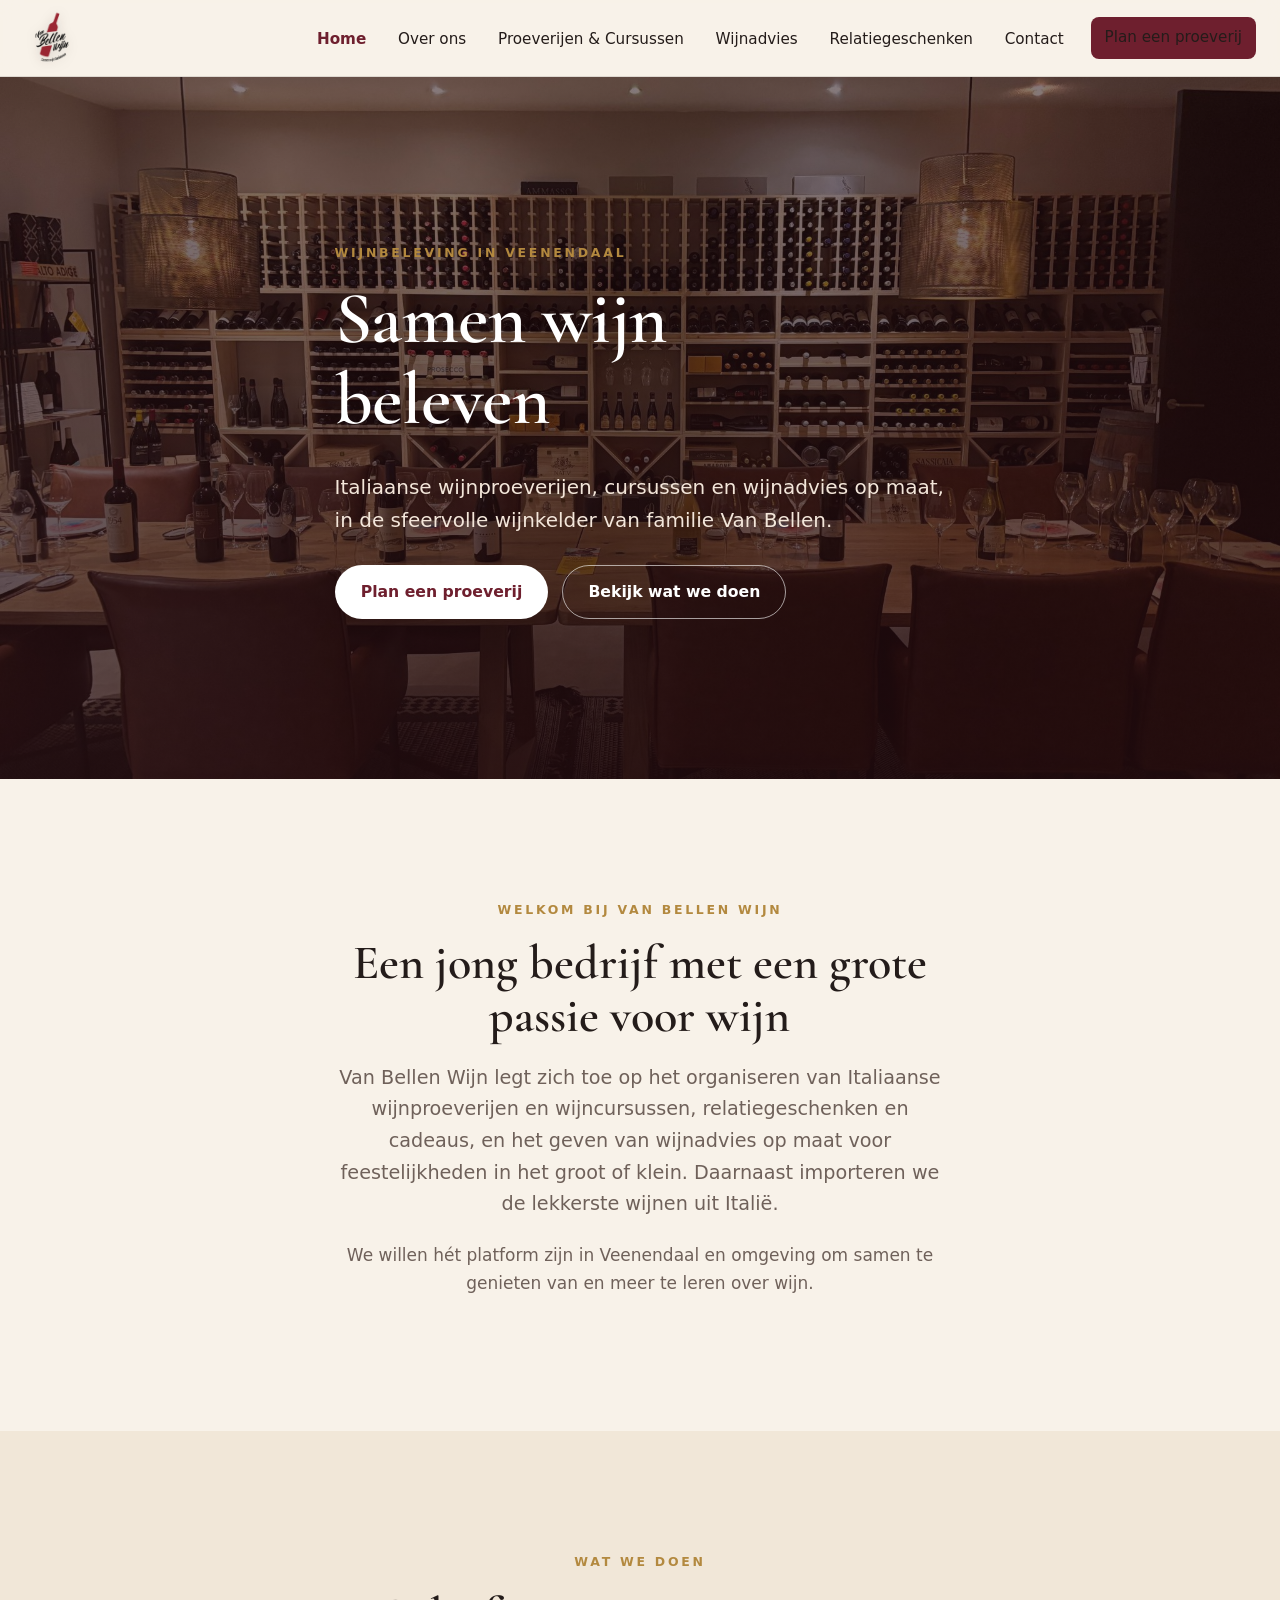
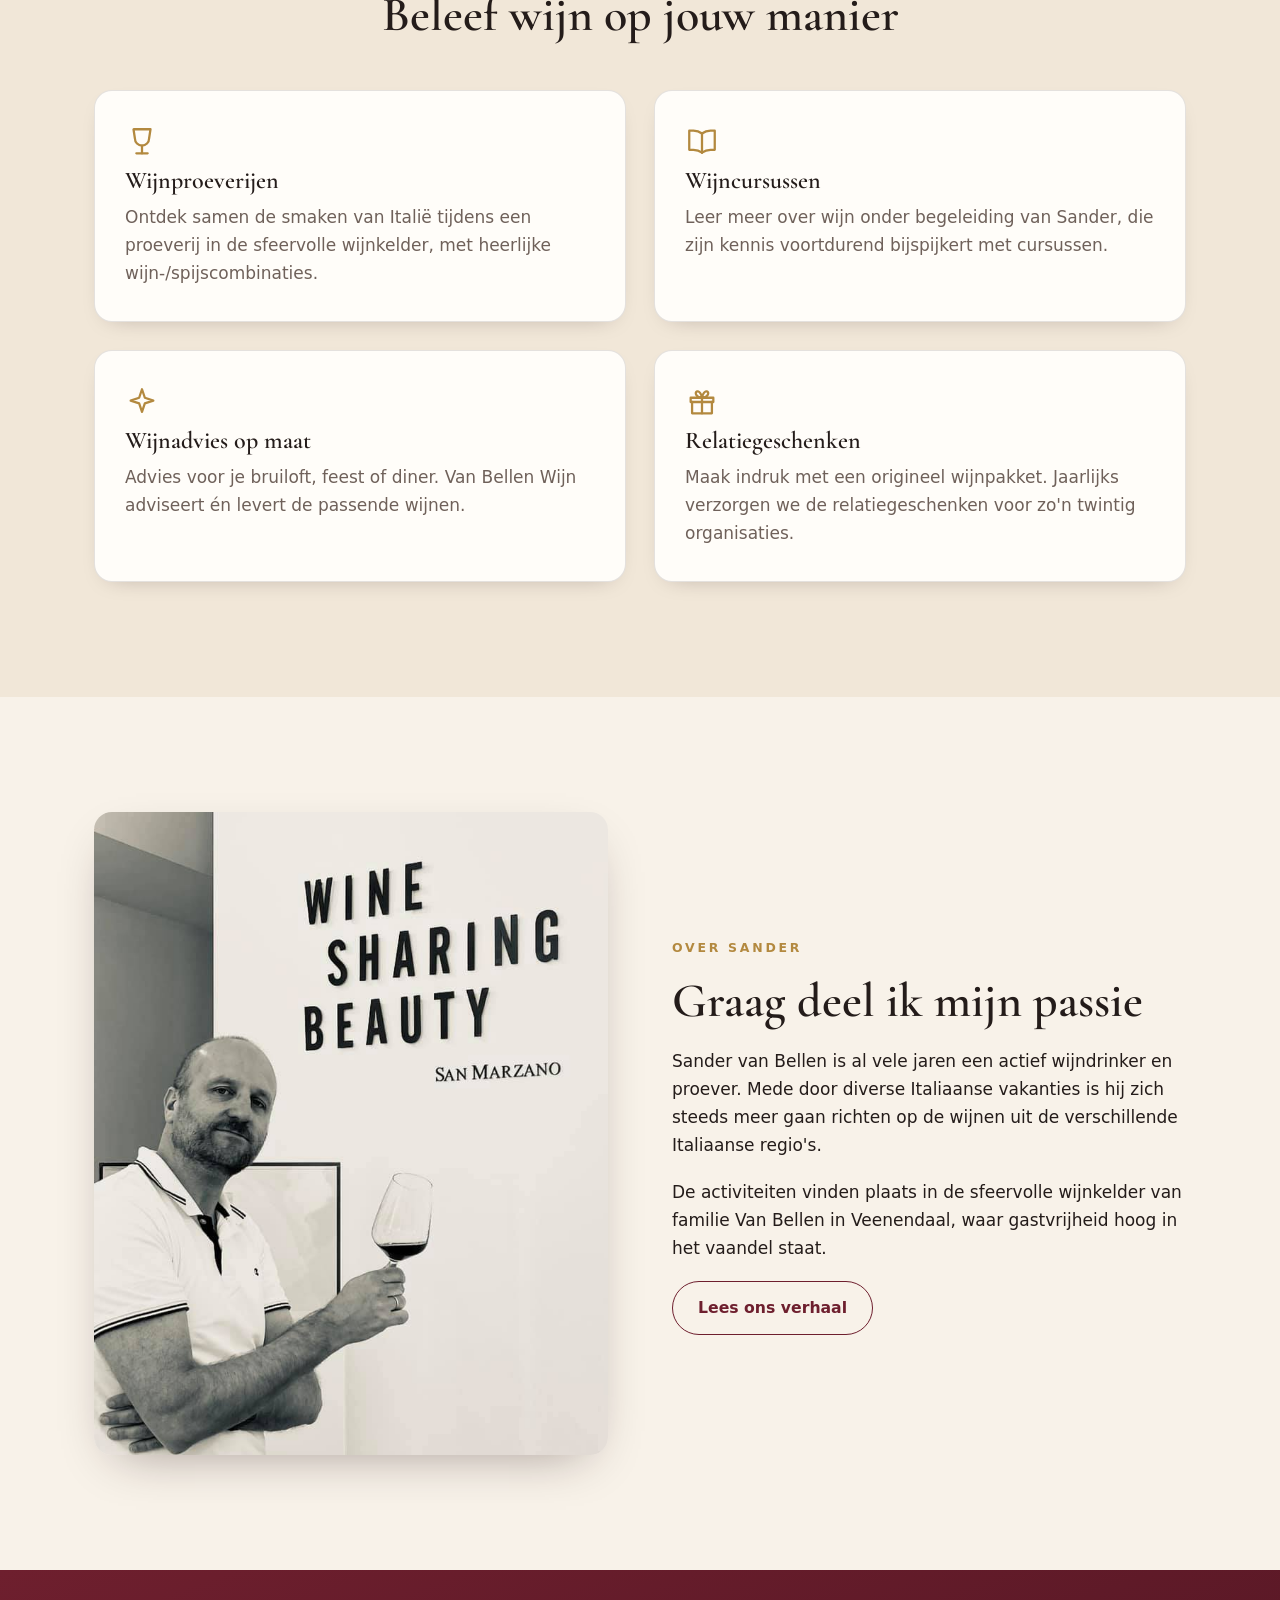
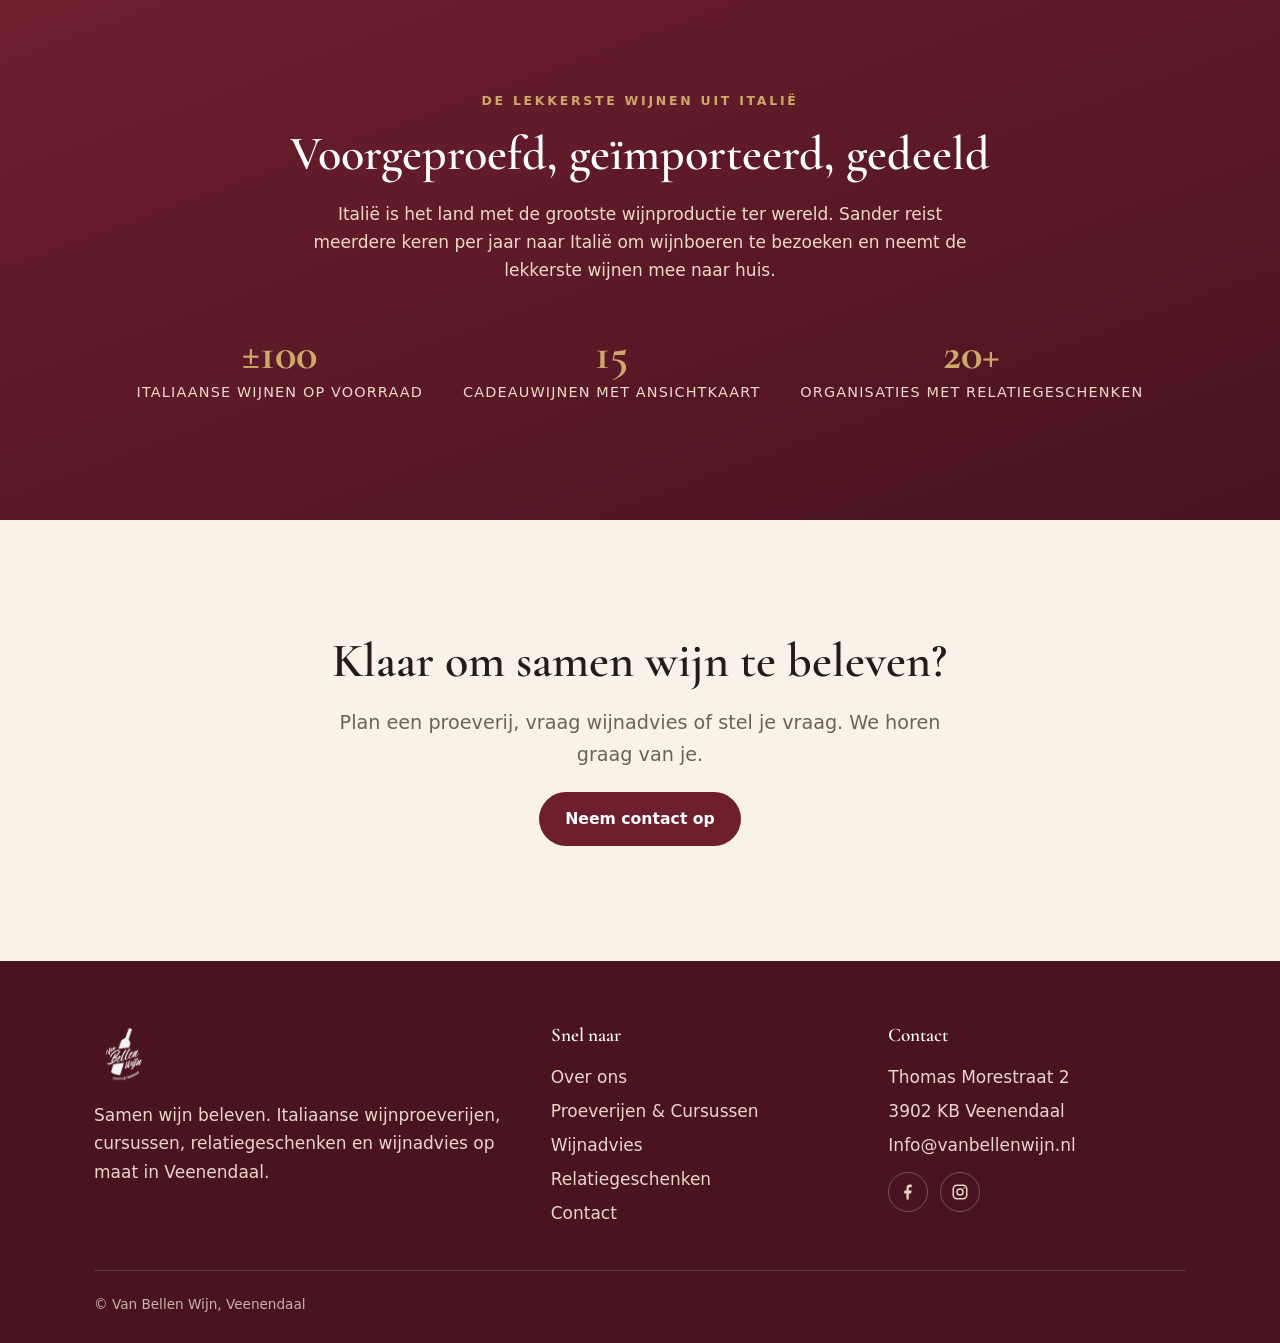
<file: index.html>
<!doctype html>
<html lang="nl">
<head>
<meta charset="utf-8">
<meta name="viewport" content="width=device-width, initial-scale=1">
<title>Van Bellen Wijn | Samen wijn beleven in Veenendaal</title>
<meta name="description" content="Van Bellen Wijn uit Veenendaal organiseert Italiaanse wijnproeverijen, wijncursussen en relatiegeschenken, en geeft wijnadvies op maat. Samen wijn beleven in de sfeervolle wijnkelder.">
<meta property="og:title" content="Van Bellen Wijn | Samen wijn beleven">
<meta property="og:description" content="Italiaanse wijnproeverijen, cursussen, relatiegeschenken en wijnadvies op maat in Veenendaal.">
<meta property="og:type" content="website">
<link rel="icon" href="assets/img/logo.png">
<link rel="preconnect" href="https://fonts.googleapis.com">
<link rel="preconnect" href="https://fonts.gstatic.com" crossorigin>
<link href="https://fonts.googleapis.com/css2?family=Cormorant+Garamond:wght@500;600;700&family=Inter:wght@400;500;600;700&display=swap" rel="stylesheet">
<link rel="stylesheet" href="assets/css/styles.css?v=4">
</head>
<body>

<header class="site-header">
  <nav class="nav">
    <a class="brand" href="index.html"><img src="assets/img/logo.png" alt="Van Bellen Wijn"></a>
    <button class="nav-toggle" aria-label="Menu" aria-expanded="false">
      <svg viewBox="0 0 24 24" fill="none" stroke="currentColor" stroke-width="2"><path d="M3 6h18M3 12h18M3 18h18"/></svg>
    </button>
    <ul class="nav-links">
      <li><a href="index.html" class="active">Home</a></li>
      <li><a href="over-ons.html">Over ons</a></li>
      <li><a href="proeverijen-cursussen.html">Proeverijen &amp; Cursussen</a></li>
      <li><a href="wijnadvies.html">Wijnadvies</a></li>
      <li><a href="relatiegeschenken.html">Relatiegeschenken</a></li>
      <li><a href="contact.html">Contact</a></li>
      <li class="nav-cta"><a class="btn btn--primary" href="contact.html">Plan een proeverij</a></li>
    </ul>
  </nav>
</header>

<section class="hero" style="background-image:url('assets/img/photo-2025-2.jpg')">
  <div class="container">
    <span class="kicker">Wijnbeleving in Veenendaal</span>
    <h1>Samen wijn beleven</h1>
    <p>Italiaanse wijnproeverijen, cursussen en wijnadvies op maat, in de sfeervolle wijnkelder van familie Van Bellen.</p>
    <div class="hero-actions">
      <a class="btn btn--light" href="contact.html">Plan een proeverij</a>
      <a class="btn btn--outline-light" href="proeverijen-cursussen.html">Bekijk wat we doen</a>
    </div>
  </div>
</section>

<section class="section">
  <div class="container center measure">
    <span class="kicker">Welkom bij Van Bellen Wijn</span>
    <h2>Een jong bedrijf met een grote passie voor wijn</h2>
    <p class="lead">Van Bellen Wijn legt zich toe op het organiseren van Italiaanse wijnproeverijen en wijncursussen, relatiegeschenken en cadeaus, en het geven van wijnadvies op maat voor feestelijkheden in het groot of klein. Daarnaast importeren we de lekkerste wijnen uit Italië.</p>
    <p style="color:var(--muted)">We willen hét platform zijn in Veenendaal en omgeving om samen te genieten van en meer te leren over wijn.</p>
  </div>
</section>

<section class="section section--tint">
  <div class="container">
    <div class="center" style="margin-bottom:48px">
      <span class="kicker">Wat we doen</span>
      <h2>Beleef wijn op jouw manier</h2>
    </div>
    <div class="grid grid-2">
      <a class="card" href="proeverijen-cursussen.html">
        <svg class="ic" viewBox="0 0 24 24" fill="none" stroke="currentColor" stroke-width="1.6" stroke-linecap="round" stroke-linejoin="round" aria-hidden="true" focusable="false"><path d="M6 3h12l-1 6.5a5 5 0 0 1-10 0L6 3Z"/><path d="M12 14.5V20"/><path d="M8 20h8"/></svg>
        <h3>Wijnproeverijen</h3>
        <p>Ontdek samen de smaken van Italië tijdens een proeverij in de sfeervolle wijnkelder, met heerlijke wijn-/spijscombinaties.</p>
      </a>
      <a class="card" href="proeverijen-cursussen.html">
        <svg class="ic" viewBox="0 0 24 24" fill="none" stroke="currentColor" stroke-width="1.6" stroke-linecap="round" stroke-linejoin="round" aria-hidden="true" focusable="false"><path d="M12 6c-1.6-1.2-3.7-2-6-2H3v13.5h3c2.3 0 4.4.8 6 2"/><path d="M12 6c1.6-1.2 3.7-2 6-2h3v13.5h-3c-2.3 0-4.4.8-6 2"/><path d="M12 6v13.5"/></svg>
        <h3>Wijncursussen</h3>
        <p>Leer meer over wijn onder begeleiding van Sander, die zijn kennis voortdurend bijspijkert met cursussen.</p>
      </a>
      <a class="card" href="wijnadvies.html">
        <svg class="ic" viewBox="0 0 24 24" fill="none" stroke="currentColor" stroke-width="1.6" stroke-linecap="round" stroke-linejoin="round" aria-hidden="true" focusable="false"><path d="M12 3l2 6 6 2-6 2-2 6-2-6-6-2 6-2 2-6Z"/></svg>
        <h3>Wijnadvies op maat</h3>
        <p>Advies voor je bruiloft, feest of diner. Van Bellen Wijn adviseert én levert de passende wijnen.</p>
      </a>
      <a class="card" href="relatiegeschenken.html">
        <svg class="ic" viewBox="0 0 24 24" fill="none" stroke="currentColor" stroke-width="1.6" stroke-linecap="round" stroke-linejoin="round" aria-hidden="true" focusable="false"><path d="M4 9h16v3H4z"/><path d="M5 12v8h14v-8"/><path d="M12 9v11"/><path d="M12 9C12 9 11 4 8.5 4.5 6.7 4.9 7.5 9 12 9Z"/><path d="M12 9C12 9 13 4 15.5 4.5 17.3 4.9 16.5 9 12 9Z"/></svg>
        <h3>Relatiegeschenken</h3>
        <p>Maak indruk met een origineel wijnpakket. Jaarlijks verzorgen we de relatiegeschenken voor zo'n twintig organisaties.</p>
      </a>
    </div>
  </div>
</section>

<section class="section">
  <div class="container">
    <div class="split">
      <div class="split-media"><img src="assets/img/portrait-1.jpg" alt="Sander van Bellen met een glas Italiaanse wijn"></div>
      <div>
        <span class="kicker">Over Sander</span>
        <h2>Graag deel ik mijn passie</h2>
        <p>Sander van Bellen is al vele jaren een actief wijndrinker en proever. Mede door diverse Italiaanse vakanties is hij zich steeds meer gaan richten op de wijnen uit de verschillende Italiaanse regio's.</p>
        <p>De activiteiten vinden plaats in de sfeervolle wijnkelder van familie Van Bellen in Veenendaal, waar gastvrijheid hoog in het vaandel staat.</p>
        <a class="btn btn--ghost" href="over-ons.html">Lees ons verhaal</a>
      </div>
    </div>
  </div>
</section>

<section class="section section--wine">
  <div class="container center">
    <span class="kicker">De lekkerste wijnen uit Italië</span>
    <h2>Voorgeproefd, geïmporteerd, gedeeld</h2>
    <p class="measure" style="margin-inline:auto">Italië is het land met de grootste wijnproductie ter wereld. Sander reist meerdere keren per jaar naar Italië om wijnboeren te bezoeken en neemt de lekkerste wijnen mee naar huis.</p>
    <div class="facts" style="margin-top:48px">
      <div class="fact"><b>±100</b><span>Italiaanse wijnen op voorraad</span></div>
      <div class="fact"><b>15</b><span>Cadeauwijnen met ansichtkaart</span></div>
      <div class="fact"><b>20+</b><span>Organisaties met relatiegeschenken</span></div>
    </div>
  </div>
</section>

<section class="section">
  <div class="container center measure">
    <h2>Klaar om samen wijn te beleven?</h2>
    <p class="lead">Plan een proeverij, vraag wijnadvies of stel je vraag. We horen graag van je.</p>
    <a class="btn btn--primary" href="contact.html">Neem contact op</a>
  </div>
</section>

<footer class="site-footer">
  <div class="container">
    <div class="footer-grid">
      <div class="footer-brand">
        <img src="assets/img/logo.png" alt="Van Bellen Wijn">
        <p>Samen wijn beleven. Italiaanse wijnproeverijen, cursussen, relatiegeschenken en wijnadvies op maat in Veenendaal.</p>
      </div>
      <div>
        <h4>Snel naar</h4>
        <ul>
          <li><a href="over-ons.html">Over ons</a></li>
          <li><a href="proeverijen-cursussen.html">Proeverijen &amp; Cursussen</a></li>
          <li><a href="wijnadvies.html">Wijnadvies</a></li>
          <li><a href="relatiegeschenken.html">Relatiegeschenken</a></li>
          <li><a href="contact.html">Contact</a></li>
        </ul>
      </div>
      <div>
        <h4>Contact</h4>
        <ul>
          <li>Thomas Morestraat 2<br>3902 KB Veenendaal</li>
          <li><a href="mailto:Info@vanbellenwijn.nl">Info@vanbellenwijn.nl</a></li>
        </ul>
        <div class="socials">
          <a href="https://www.facebook.com/people/Van-Bellen-Wijn/100076528353999/" target="_blank" rel="noopener" aria-label="Facebook"><svg viewBox="0 0 24 24" fill="currentColor"><path d="M13 22v-8h3l1-4h-4V7.5c0-1 .3-1.7 1.8-1.7H17V2.2C16.4 2.1 15.3 2 14.2 2 11.7 2 10 3.5 10 6.7V10H7v4h3v8z"/></svg></a>
          <a href="https://www.instagram.com/van.bellen.wijn/" target="_blank" rel="noopener" aria-label="Instagram"><svg viewBox="0 0 24 24" fill="none" stroke="currentColor" stroke-width="2"><rect x="3" y="3" width="18" height="18" rx="5"/><circle cx="12" cy="12" r="4"/><circle cx="17.5" cy="6.5" r="1" fill="currentColor" stroke="none"/></svg></a>
        </div>
      </div>
    </div>
    <div class="footer-bottom">
      <span>© Van Bellen Wijn, Veenendaal</span>
    </div>
  </div>
</footer>

<script src="assets/js/main.js"></script>
</body>
</html>
</file>
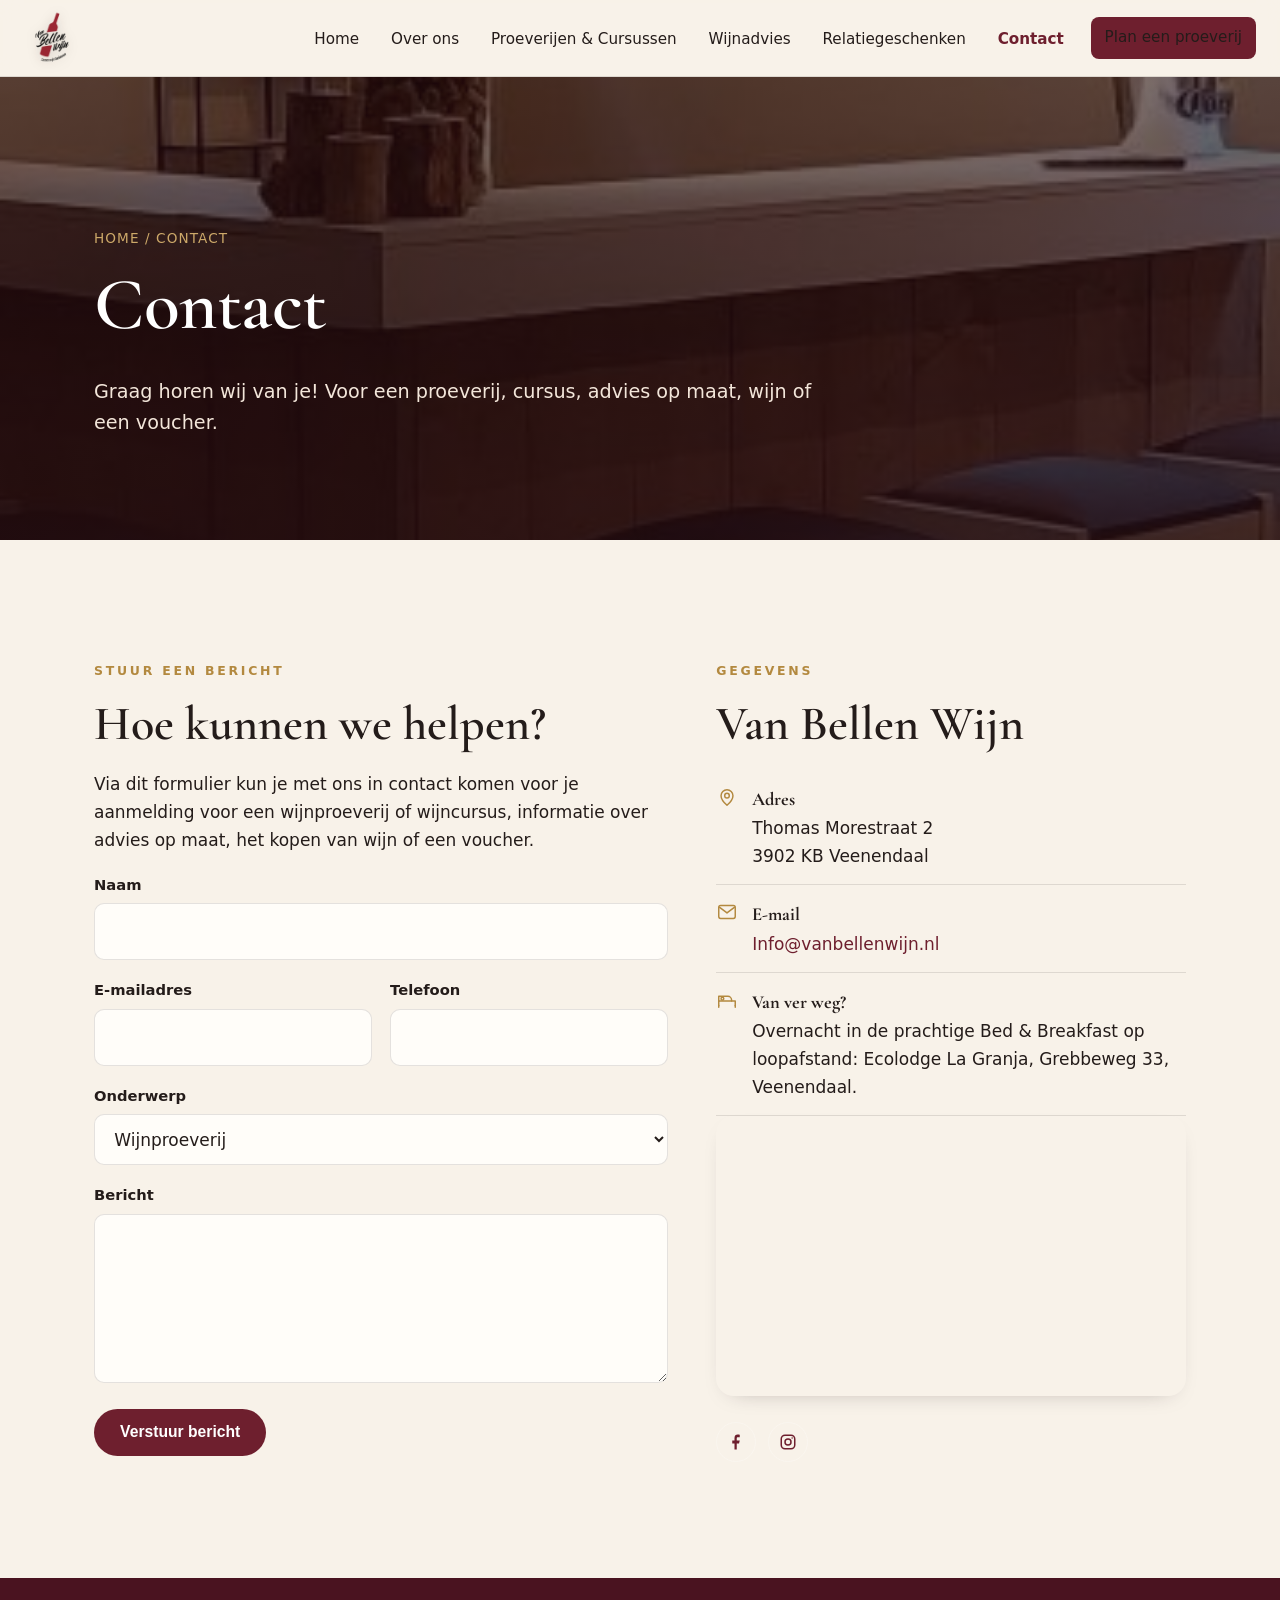
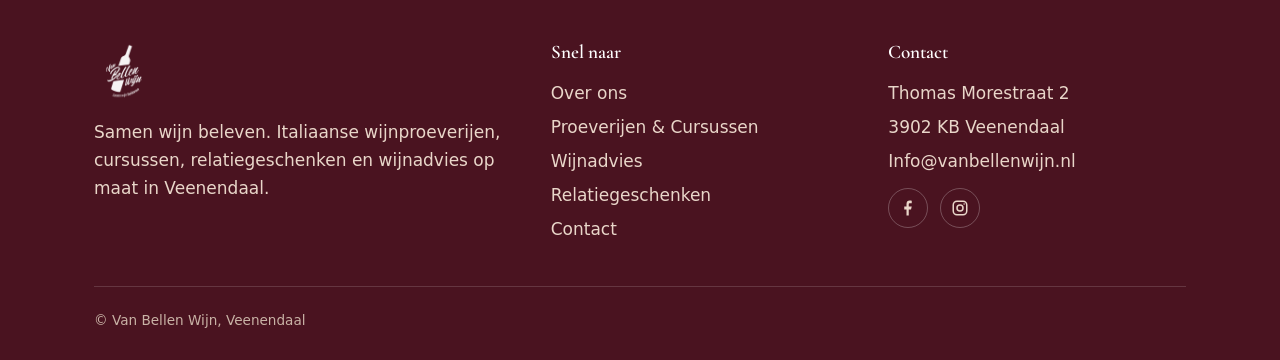
<file: contact.html>
<!doctype html>
<html lang="nl">
<head>
<meta charset="utf-8">
<meta name="viewport" content="width=device-width, initial-scale=1">
<title>Contact | Van Bellen Wijn Veenendaal</title>
<meta name="description" content="Neem contact op met Van Bellen Wijn in Veenendaal voor een wijnproeverij, wijncursus, advies op maat, het kopen van wijn of een voucher. Thomas Morestraat 2, Veenendaal. Info@vanbellenwijn.nl.">
<link rel="icon" href="assets/img/logo.png">
<link rel="preconnect" href="https://fonts.googleapis.com">
<link rel="preconnect" href="https://fonts.gstatic.com" crossorigin>
<link href="https://fonts.googleapis.com/css2?family=Cormorant+Garamond:wght@500;600;700&family=Inter:wght@400;500;600;700&display=swap" rel="stylesheet">
<link rel="stylesheet" href="assets/css/styles.css?v=5">
</head>
<body>

<header class="site-header">
  <nav class="nav">
    <a class="brand" href="index.html"><img src="assets/img/logo.png" alt="Van Bellen Wijn"></a>
    <button class="nav-toggle" aria-label="Menu" aria-expanded="false">
      <svg viewBox="0 0 24 24" fill="none" stroke="currentColor" stroke-width="2"><path d="M3 6h18M3 12h18M3 18h18"/></svg>
    </button>
    <ul class="nav-links">
      <li><a href="index.html">Home</a></li>
      <li><a href="over-ons.html">Over ons</a></li>
      <li><a href="proeverijen-cursussen.html">Proeverijen &amp; Cursussen</a></li>
      <li><a href="wijnadvies.html">Wijnadvies</a></li>
      <li><a href="relatiegeschenken.html">Relatiegeschenken</a></li>
      <li><a href="contact.html" class="active">Contact</a></li>
      <li class="nav-cta"><a class="btn btn--primary" href="contact.html">Plan een proeverij</a></li>
    </ul>
  </nav>
</header>

<section class="page-hero" style="background-image:url('assets/img/sander-1.jpg')">
  <div class="container">
    <div class="crumbs"><a href="index.html">Home</a> / Contact</div>
    <h1>Contact</h1>
    <p>Graag horen wij van je! Voor een proeverij, cursus, advies op maat, wijn of een voucher.</p>
  </div>
</section>

<section class="section">
  <div class="container">
    <div class="contact-grid">
      <div>
        <span class="kicker">Stuur een bericht</span>
        <h2>Hoe kunnen we helpen?</h2>
        <p>Via dit formulier kun je met ons in contact komen voor je aanmelding voor een wijnproeverij of wijncursus, informatie over advies op maat, het kopen van wijn of een voucher.</p>
        <form data-mailto>
          <div class="signup-note" id="signup-note" hidden></div>
          <div class="field">
            <label for="naam">Naam</label>
            <input id="naam" name="naam" type="text" required>
          </div>
          <div class="grid grid-2" style="gap:18px">
            <div class="field">
              <label for="email">E-mailadres</label>
              <input id="email" name="email" type="email" required>
            </div>
            <div class="field">
              <label for="tel">Telefoon</label>
              <input id="tel" name="tel" type="tel">
            </div>
          </div>
          <div class="field">
            <label for="onderwerp">Onderwerp</label>
            <select id="onderwerp" name="onderwerp">
              <option>Wijnproeverij</option>
              <option>Wijncursus</option>
              <option>Wijnadvies op maat</option>
              <option>Wijn kopen</option>
              <option>Voucher</option>
              <option>Relatiegeschenk</option>
              <option>Anders</option>
            </select>
          </div>
          <div class="field">
            <label for="bericht">Bericht</label>
            <textarea id="bericht" name="bericht" rows="5" required></textarea>
          </div>
          <button class="btn btn--primary" type="submit">Verstuur bericht</button>
          <p class="form-msg" hidden style="margin-top:16px;color:var(--wine);font-weight:600">Je mailprogramma opent met het bericht. Klik daar op verzenden om het naar ons te sturen.</p>
        </form>
      </div>

      <div>
        <span class="kicker">Gegevens</span>
        <h2>Van Bellen Wijn</h2>
        <ul class="info-list">
          <li><svg class="ic" viewBox="0 0 24 24" fill="none" stroke="currentColor" stroke-width="1.6" stroke-linecap="round" stroke-linejoin="round" aria-hidden="true" focusable="false"><path d="M12 21s6.5-5.8 6.5-10.5a6.5 6.5 0 1 0-13 0C5.5 15.2 12 21 12 21Z"/><circle cx="12" cy="10.5" r="2.5"/></svg><div><b>Adres</b>Thomas Morestraat 2<br>3902 KB Veenendaal</div></li>
          <li><svg class="ic" viewBox="0 0 24 24" fill="none" stroke="currentColor" stroke-width="1.6" stroke-linecap="round" stroke-linejoin="round" aria-hidden="true" focusable="false"><rect x="3" y="5" width="18" height="14" rx="2"/><path d="M4 7l8 6 8-6"/></svg><div><b>E-mail</b><a href="mailto:Info@vanbellenwijn.nl">Info@vanbellenwijn.nl</a></div></li>
          <li><svg class="ic" viewBox="0 0 24 24" fill="none" stroke="currentColor" stroke-width="1.6" stroke-linecap="round" stroke-linejoin="round" aria-hidden="true" focusable="false"><path d="M3 18v-5h18v5"/><path d="M3 13V8h10a4 4 0 0 1 4 4v1"/><path d="M3 20v-2M21 20v-2"/><circle cx="7" cy="10.5" r="1.5"/></svg><div><b>Van ver weg?</b>Overnacht in de prachtige Bed &amp; Breakfast op loopafstand: Ecolodge La Granja, Grebbeweg 33, Veenendaal.</div></li>
        </ul>
        <iframe class="map-embed" loading="lazy" title="Kaart Van Bellen Wijn" src="https://www.google.com/maps?q=Thomas+Morestraat+2,+3902+KB+Veenendaal&hl=nl&output=embed"></iframe>
        <div class="socials" style="margin-top:18px">
          <a href="https://www.facebook.com/people/Van-Bellen-Wijn/100076528353999/" target="_blank" rel="noopener" aria-label="Facebook"><svg viewBox="0 0 24 24" fill="currentColor"><path d="M13 22v-8h3l1-4h-4V7.5c0-1 .3-1.7 1.8-1.7H17V2.2C16.4 2.1 15.3 2 14.2 2 11.7 2 10 3.5 10 6.7V10H7v4h3v8z"/></svg></a>
          <a href="https://www.instagram.com/van.bellen.wijn/" target="_blank" rel="noopener" aria-label="Instagram"><svg viewBox="0 0 24 24" fill="none" stroke="currentColor" stroke-width="2"><rect x="3" y="3" width="18" height="18" rx="5"/><circle cx="12" cy="12" r="4"/><circle cx="17.5" cy="6.5" r="1" fill="currentColor" stroke="none"/></svg></a>
        </div>
      </div>
    </div>
  </div>
</section>

<footer class="site-footer">
  <div class="container">
    <div class="footer-grid">
      <div class="footer-brand">
        <img src="assets/img/logo.png" alt="Van Bellen Wijn">
        <p>Samen wijn beleven. Italiaanse wijnproeverijen, cursussen, relatiegeschenken en wijnadvies op maat in Veenendaal.</p>
      </div>
      <div>
        <h4>Snel naar</h4>
        <ul>
          <li><a href="over-ons.html">Over ons</a></li>
          <li><a href="proeverijen-cursussen.html">Proeverijen &amp; Cursussen</a></li>
          <li><a href="wijnadvies.html">Wijnadvies</a></li>
          <li><a href="relatiegeschenken.html">Relatiegeschenken</a></li>
          <li><a href="contact.html">Contact</a></li>
        </ul>
      </div>
      <div>
        <h4>Contact</h4>
        <ul>
          <li>Thomas Morestraat 2<br>3902 KB Veenendaal</li>
          <li><a href="mailto:Info@vanbellenwijn.nl">Info@vanbellenwijn.nl</a></li>
        </ul>
        <div class="socials">
          <a href="https://www.facebook.com/people/Van-Bellen-Wijn/100076528353999/" target="_blank" rel="noopener" aria-label="Facebook"><svg viewBox="0 0 24 24" fill="currentColor"><path d="M13 22v-8h3l1-4h-4V7.5c0-1 .3-1.7 1.8-1.7H17V2.2C16.4 2.1 15.3 2 14.2 2 11.7 2 10 3.5 10 6.7V10H7v4h3v8z"/></svg></a>
          <a href="https://www.instagram.com/van.bellen.wijn/" target="_blank" rel="noopener" aria-label="Instagram"><svg viewBox="0 0 24 24" fill="none" stroke="currentColor" stroke-width="2"><rect x="3" y="3" width="18" height="18" rx="5"/><circle cx="12" cy="12" r="4"/><circle cx="17.5" cy="6.5" r="1" fill="currentColor" stroke="none"/></svg></a>
        </div>
      </div>
    </div>
    <div class="footer-bottom">
      <span>© Van Bellen Wijn, Veenendaal</span>
    </div>
  </div>
</footer>

<script src="assets/js/main.js"></script>
</body>
</html>
</file>
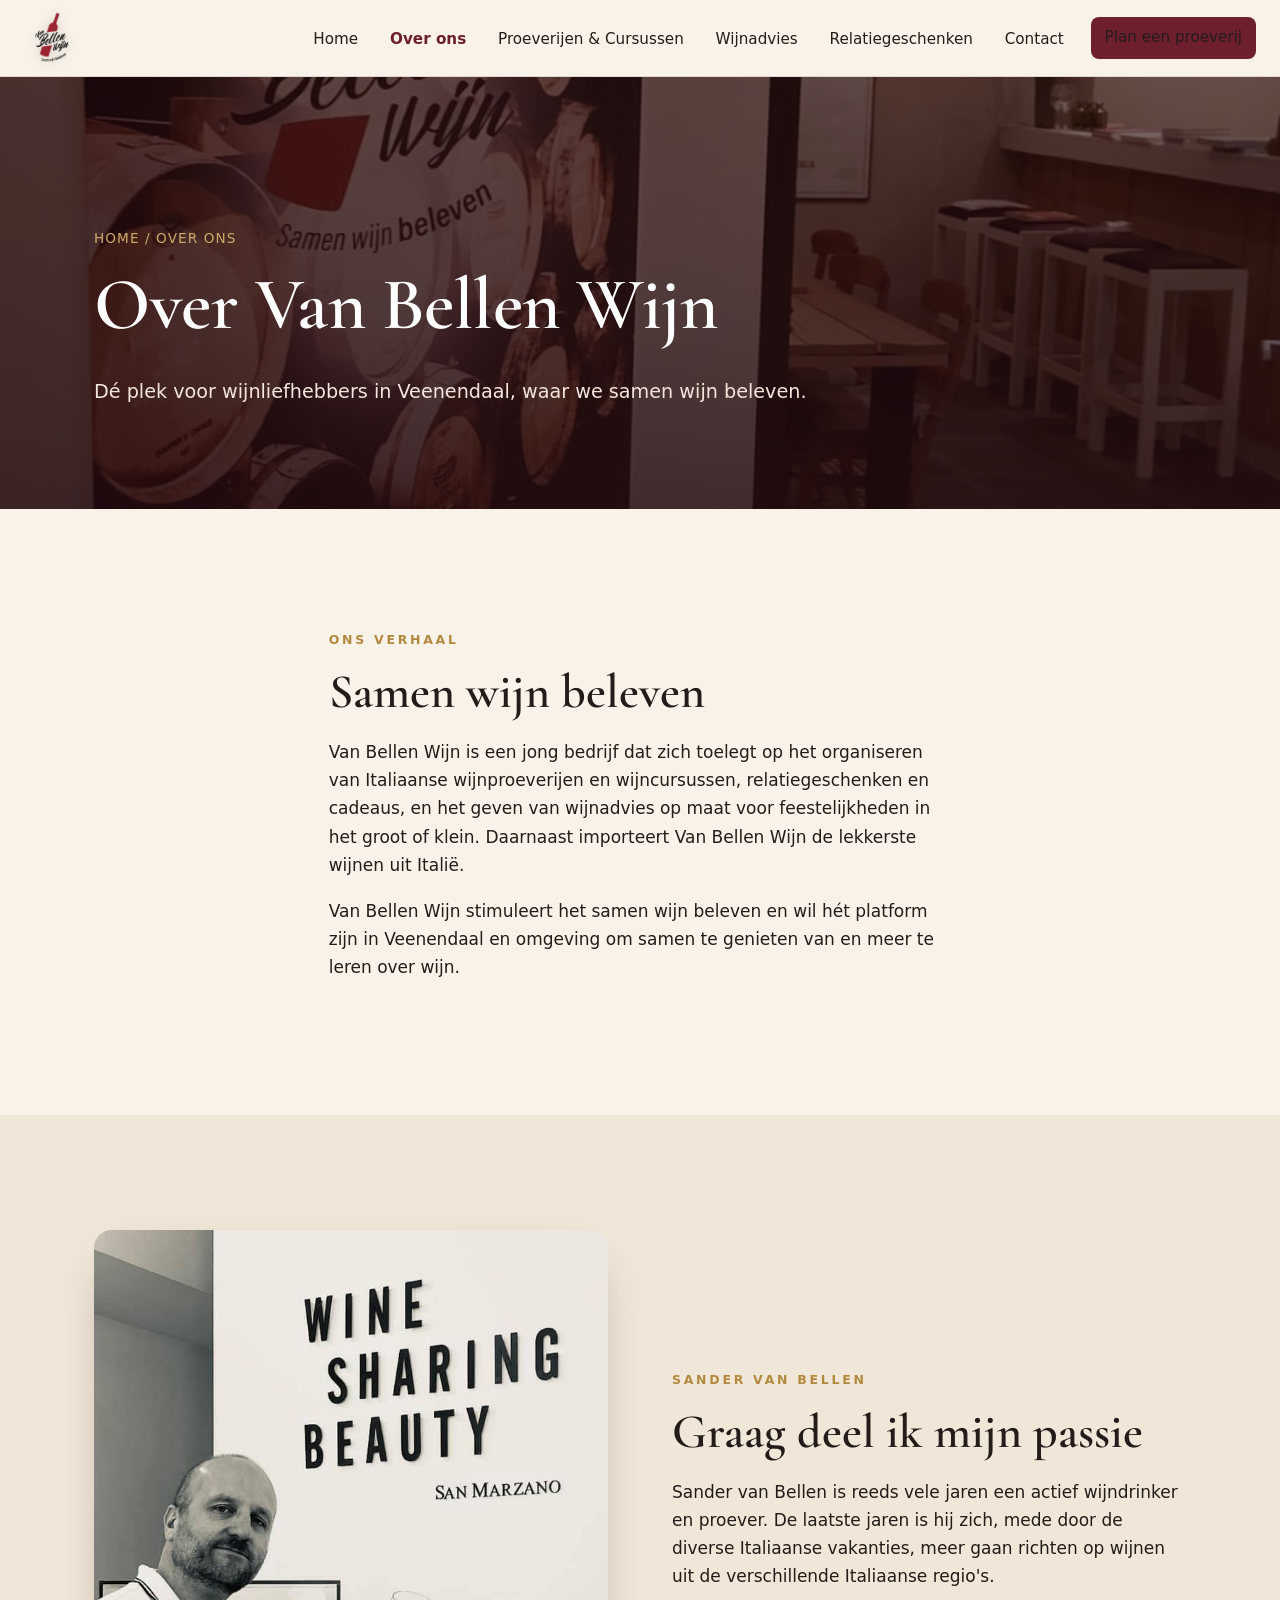
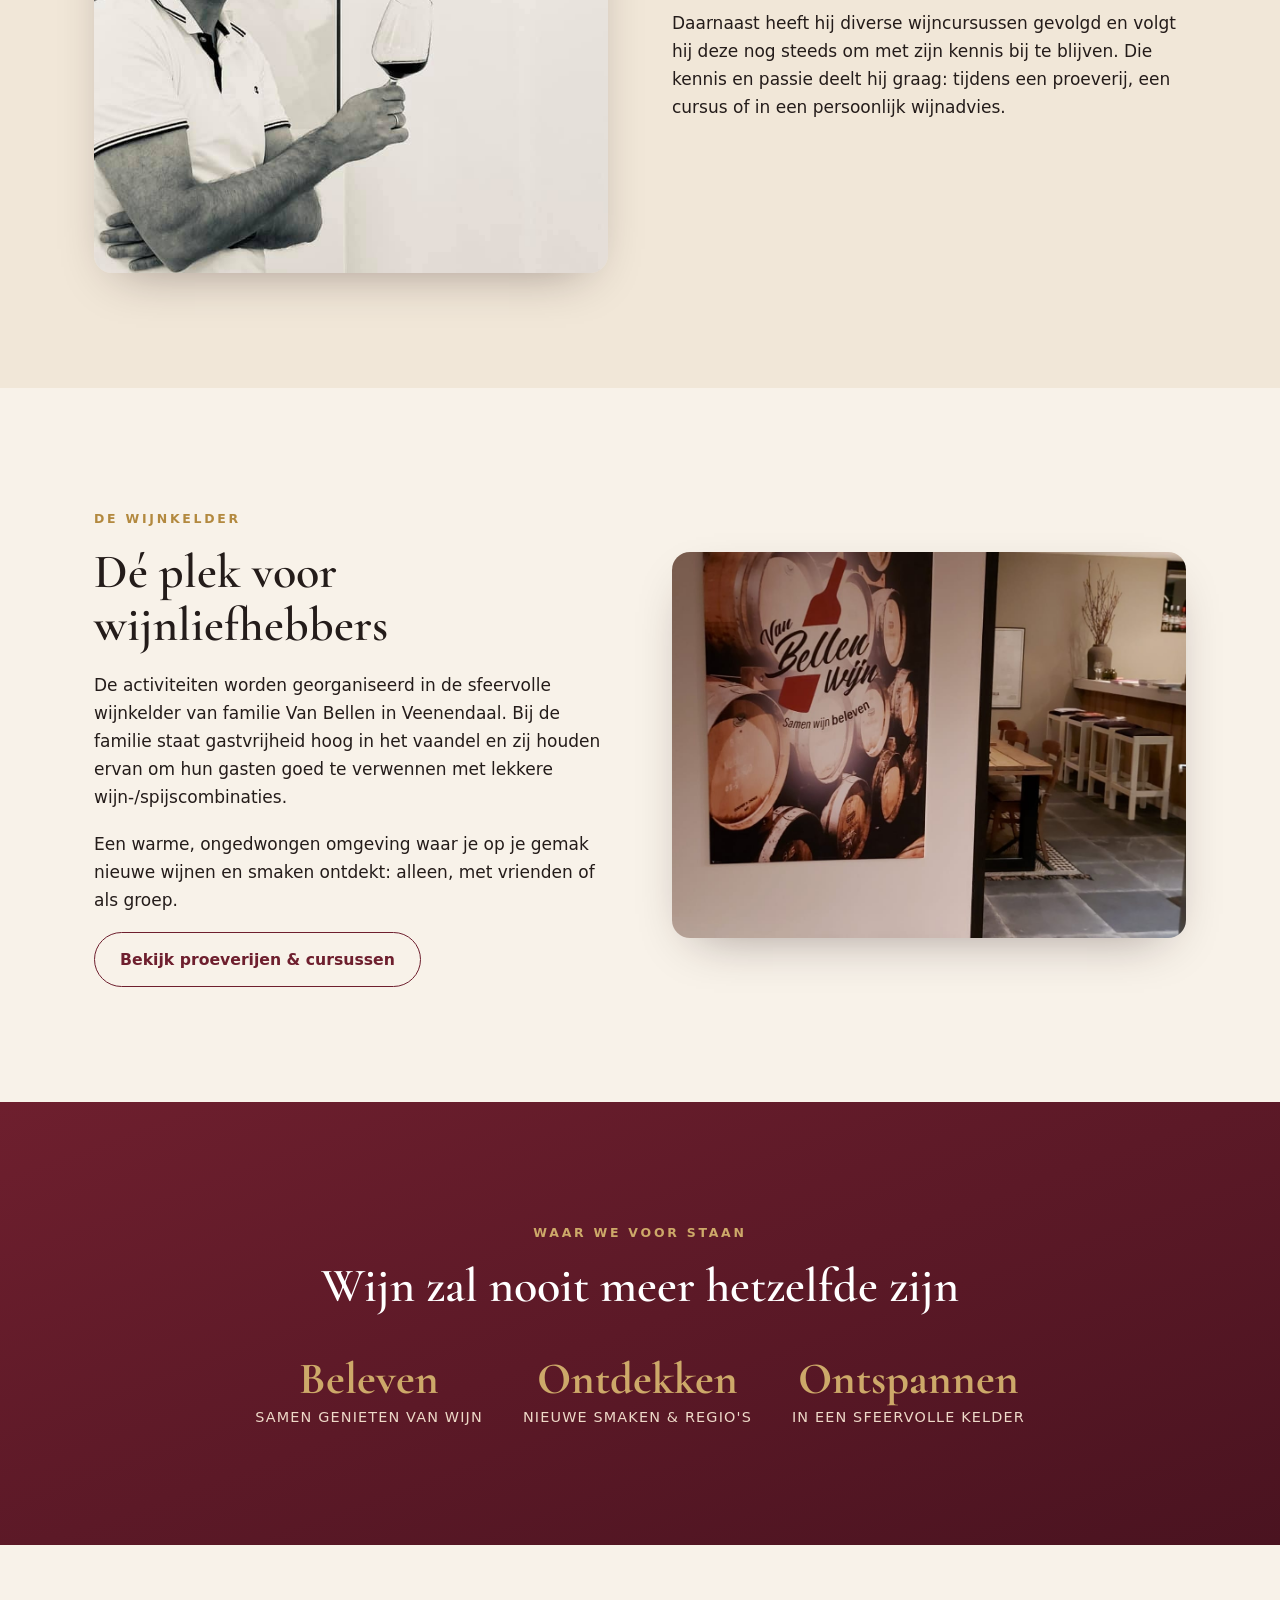
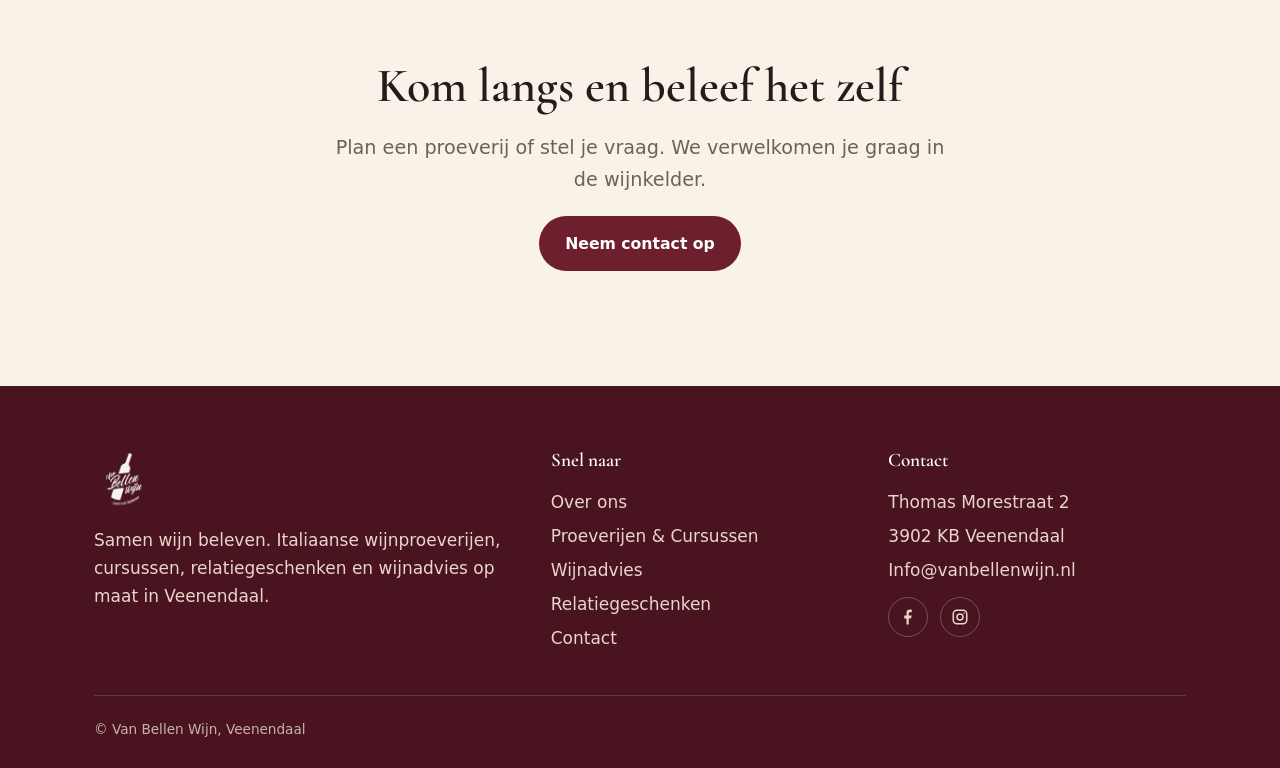
<file: over-ons.html>
<!doctype html>
<html lang="nl">
<head>
<meta charset="utf-8">
<meta name="viewport" content="width=device-width, initial-scale=1">
<title>Over ons | Van Bellen Wijn Veenendaal</title>
<meta name="description" content="Van Bellen Wijn is dé plek voor wijnliefhebbers in Veenendaal. Maak kennis met Sander van Bellen en de sfeervolle wijnkelder waar gastvrijheid hoog in het vaandel staat.">
<link rel="icon" href="assets/img/logo.png">
<link rel="preconnect" href="https://fonts.googleapis.com">
<link rel="preconnect" href="https://fonts.gstatic.com" crossorigin>
<link href="https://fonts.googleapis.com/css2?family=Cormorant+Garamond:wght@500;600;700&family=Inter:wght@400;500;600;700&display=swap" rel="stylesheet">
<link rel="stylesheet" href="assets/css/styles.css?v=4">
</head>
<body>

<header class="site-header">
  <nav class="nav">
    <a class="brand" href="index.html"><img src="assets/img/logo.png" alt="Van Bellen Wijn"></a>
    <button class="nav-toggle" aria-label="Menu" aria-expanded="false">
      <svg viewBox="0 0 24 24" fill="none" stroke="currentColor" stroke-width="2"><path d="M3 6h18M3 12h18M3 18h18"/></svg>
    </button>
    <ul class="nav-links">
      <li><a href="index.html">Home</a></li>
      <li><a href="over-ons.html" class="active">Over ons</a></li>
      <li><a href="proeverijen-cursussen.html">Proeverijen &amp; Cursussen</a></li>
      <li><a href="wijnadvies.html">Wijnadvies</a></li>
      <li><a href="relatiegeschenken.html">Relatiegeschenken</a></li>
      <li><a href="contact.html">Contact</a></li>
      <li class="nav-cta"><a class="btn btn--primary" href="contact.html">Plan een proeverij</a></li>
    </ul>
  </nav>
</header>

<section class="page-hero" style="background-image:url('assets/img/sander-2.jpg')">
  <div class="container">
    <div class="crumbs"><a href="index.html">Home</a> / Over ons</div>
    <h1>Over Van Bellen Wijn</h1>
    <p>Dé plek voor wijnliefhebbers in Veenendaal, waar we samen wijn beleven.</p>
  </div>
</section>

<section class="section">
  <div class="container measure">
    <span class="kicker">Ons verhaal</span>
    <h2>Samen wijn beleven</h2>
    <p>Van Bellen Wijn is een jong bedrijf dat zich toelegt op het organiseren van Italiaanse wijnproeverijen en wijncursussen, relatiegeschenken en cadeaus, en het geven van wijnadvies op maat voor feestelijkheden in het groot of klein. Daarnaast importeert Van Bellen Wijn de lekkerste wijnen uit Italië.</p>
    <p>Van Bellen Wijn stimuleert het samen wijn beleven en wil hét platform zijn in Veenendaal en omgeving om samen te genieten van en meer te leren over wijn.</p>
  </div>
</section>

<section class="section section--tint">
  <div class="container">
    <div class="split">
      <div class="split-media"><img src="assets/img/portrait-1.jpg" alt="Sander van Bellen"></div>
      <div>
        <span class="kicker">Sander van Bellen</span>
        <h2>Graag deel ik mijn passie</h2>
        <p>Sander van Bellen is reeds vele jaren een actief wijndrinker en proever. De laatste jaren is hij zich, mede door de diverse Italiaanse vakanties, meer gaan richten op wijnen uit de verschillende Italiaanse regio's.</p>
        <p>Daarnaast heeft hij diverse wijncursussen gevolgd en volgt hij deze nog steeds om met zijn kennis bij te blijven. Die kennis en passie deelt hij graag: tijdens een proeverij, een cursus of in een persoonlijk wijnadvies.</p>
      </div>
    </div>
  </div>
</section>

<section class="section">
  <div class="container">
    <div class="split split--rev">
      <div class="split-media wide"><img src="assets/img/sander-2.jpg" alt="De sfeervolle wijnkelder van familie Van Bellen"></div>
      <div>
        <span class="kicker">De wijnkelder</span>
        <h2>Dé plek voor wijnliefhebbers</h2>
        <p>De activiteiten worden georganiseerd in de sfeervolle wijnkelder van familie Van Bellen in Veenendaal. Bij de familie staat gastvrijheid hoog in het vaandel en zij houden ervan om hun gasten goed te verwennen met lekkere wijn-/spijscombinaties.</p>
        <p>Een warme, ongedwongen omgeving waar je op je gemak nieuwe wijnen en smaken ontdekt: alleen, met vrienden of als groep.</p>
        <a class="btn btn--ghost" href="proeverijen-cursussen.html">Bekijk proeverijen &amp; cursussen</a>
      </div>
    </div>
  </div>
</section>

<section class="section section--wine">
  <div class="container center">
    <span class="kicker">Waar we voor staan</span>
    <h2>Wijn zal nooit meer hetzelfde zijn</h2>
    <div class="facts" style="margin-top:44px">
      <div class="fact"><b>Beleven</b><span>Samen genieten van wijn</span></div>
      <div class="fact"><b>Ontdekken</b><span>Nieuwe smaken &amp; regio's</span></div>
      <div class="fact"><b>Ontspannen</b><span>In een sfeervolle kelder</span></div>
    </div>
  </div>
</section>

<section class="section">
  <div class="container center measure">
    <h2>Kom langs en beleef het zelf</h2>
    <p class="lead">Plan een proeverij of stel je vraag. We verwelkomen je graag in de wijnkelder.</p>
    <a class="btn btn--primary" href="contact.html">Neem contact op</a>
  </div>
</section>

<footer class="site-footer">
  <div class="container">
    <div class="footer-grid">
      <div class="footer-brand">
        <img src="assets/img/logo.png" alt="Van Bellen Wijn">
        <p>Samen wijn beleven. Italiaanse wijnproeverijen, cursussen, relatiegeschenken en wijnadvies op maat in Veenendaal.</p>
      </div>
      <div>
        <h4>Snel naar</h4>
        <ul>
          <li><a href="over-ons.html">Over ons</a></li>
          <li><a href="proeverijen-cursussen.html">Proeverijen &amp; Cursussen</a></li>
          <li><a href="wijnadvies.html">Wijnadvies</a></li>
          <li><a href="relatiegeschenken.html">Relatiegeschenken</a></li>
          <li><a href="contact.html">Contact</a></li>
        </ul>
      </div>
      <div>
        <h4>Contact</h4>
        <ul>
          <li>Thomas Morestraat 2<br>3902 KB Veenendaal</li>
          <li><a href="mailto:Info@vanbellenwijn.nl">Info@vanbellenwijn.nl</a></li>
        </ul>
        <div class="socials">
          <a href="https://www.facebook.com/people/Van-Bellen-Wijn/100076528353999/" target="_blank" rel="noopener" aria-label="Facebook"><svg viewBox="0 0 24 24" fill="currentColor"><path d="M13 22v-8h3l1-4h-4V7.5c0-1 .3-1.7 1.8-1.7H17V2.2C16.4 2.1 15.3 2 14.2 2 11.7 2 10 3.5 10 6.7V10H7v4h3v8z"/></svg></a>
          <a href="https://www.instagram.com/van.bellen.wijn/" target="_blank" rel="noopener" aria-label="Instagram"><svg viewBox="0 0 24 24" fill="none" stroke="currentColor" stroke-width="2"><rect x="3" y="3" width="18" height="18" rx="5"/><circle cx="12" cy="12" r="4"/><circle cx="17.5" cy="6.5" r="1" fill="currentColor" stroke="none"/></svg></a>
        </div>
      </div>
    </div>
    <div class="footer-bottom">
      <span>© Van Bellen Wijn, Veenendaal</span>
    </div>
  </div>
</footer>

<script src="assets/js/main.js"></script>
</body>
</html>
</file>
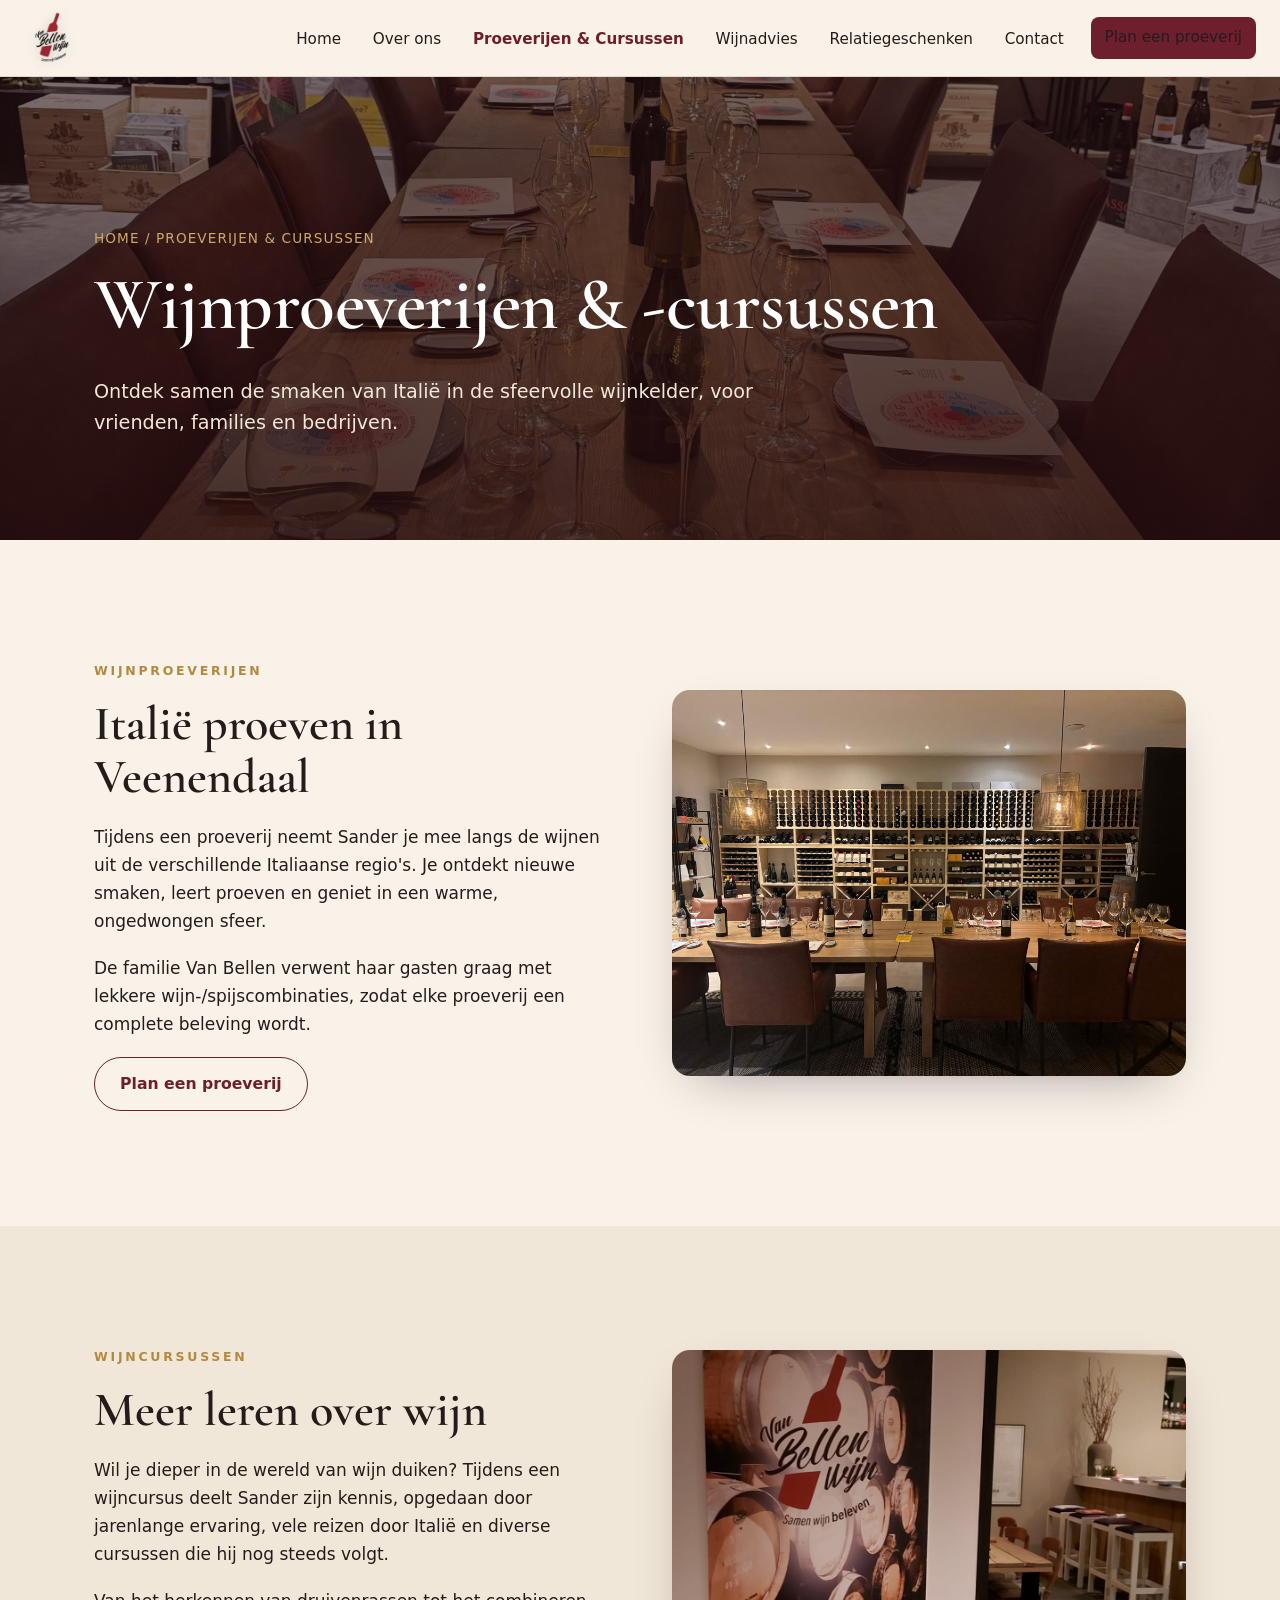
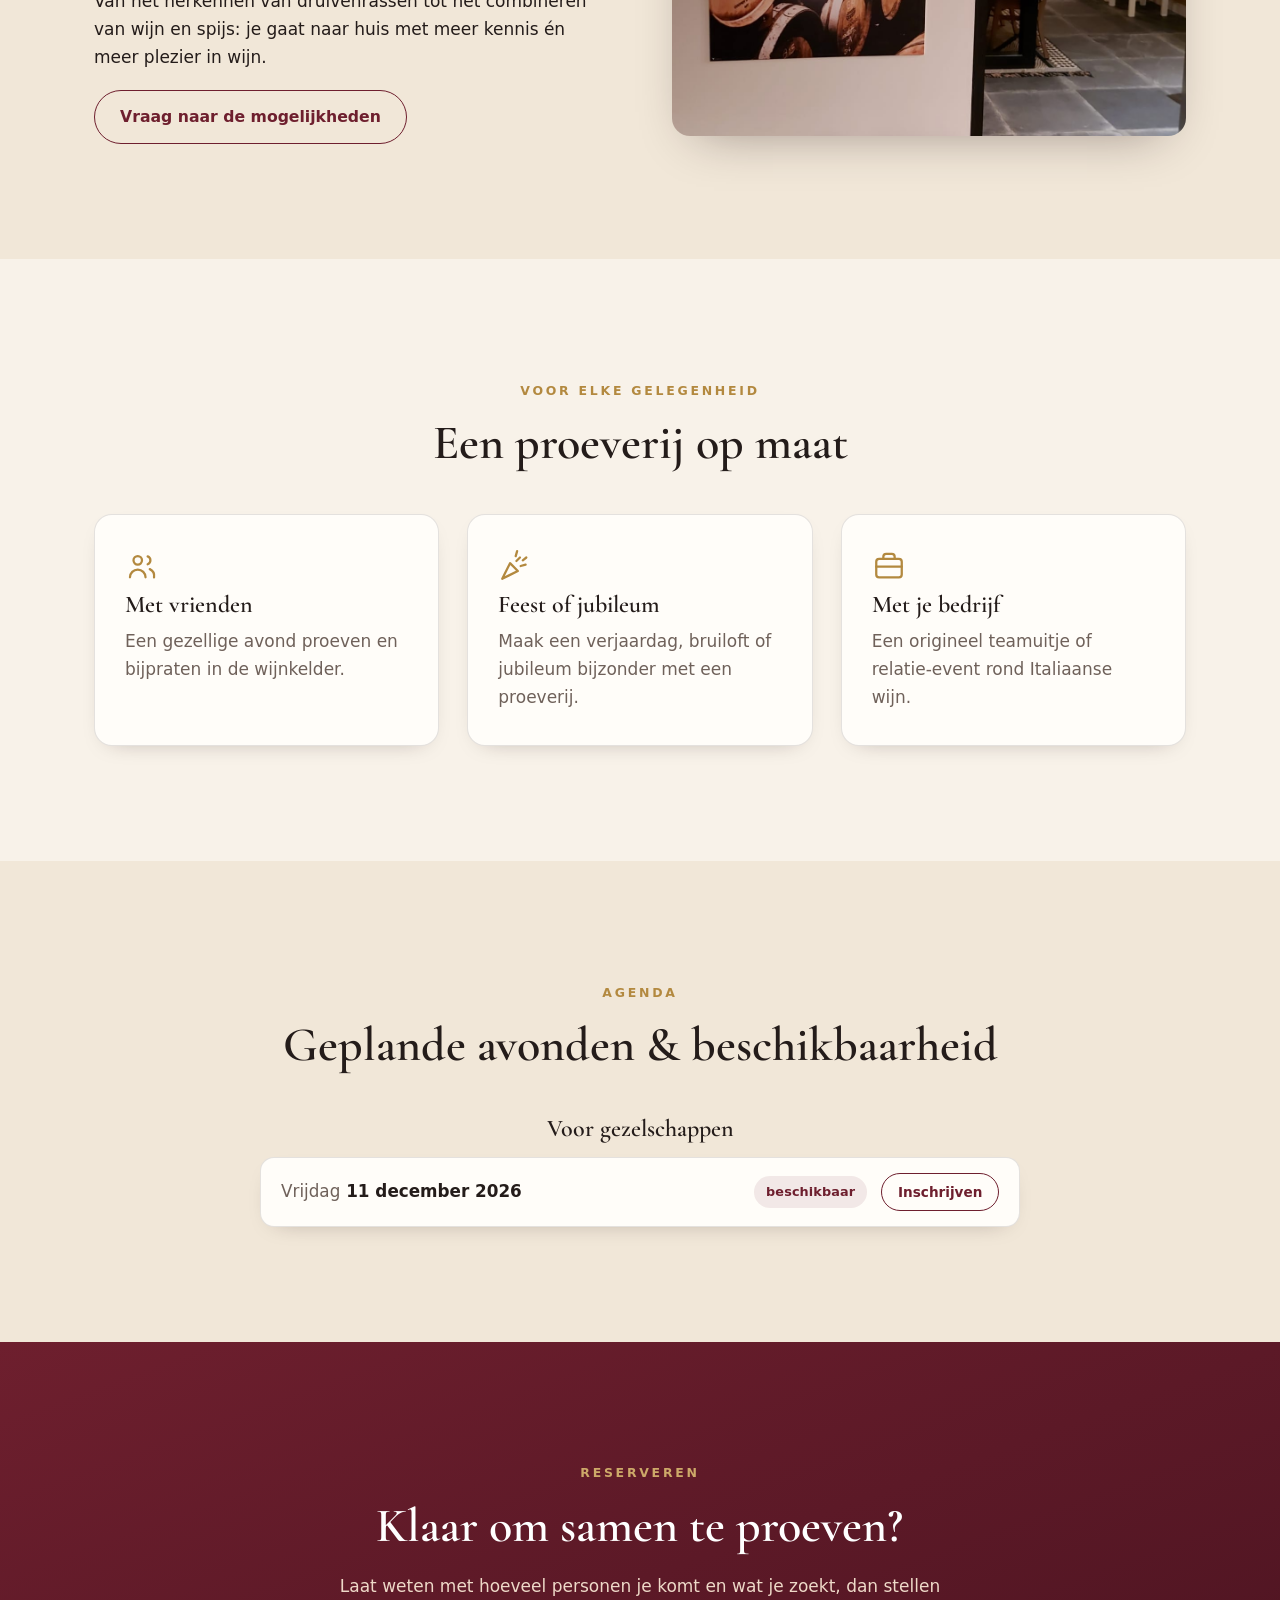
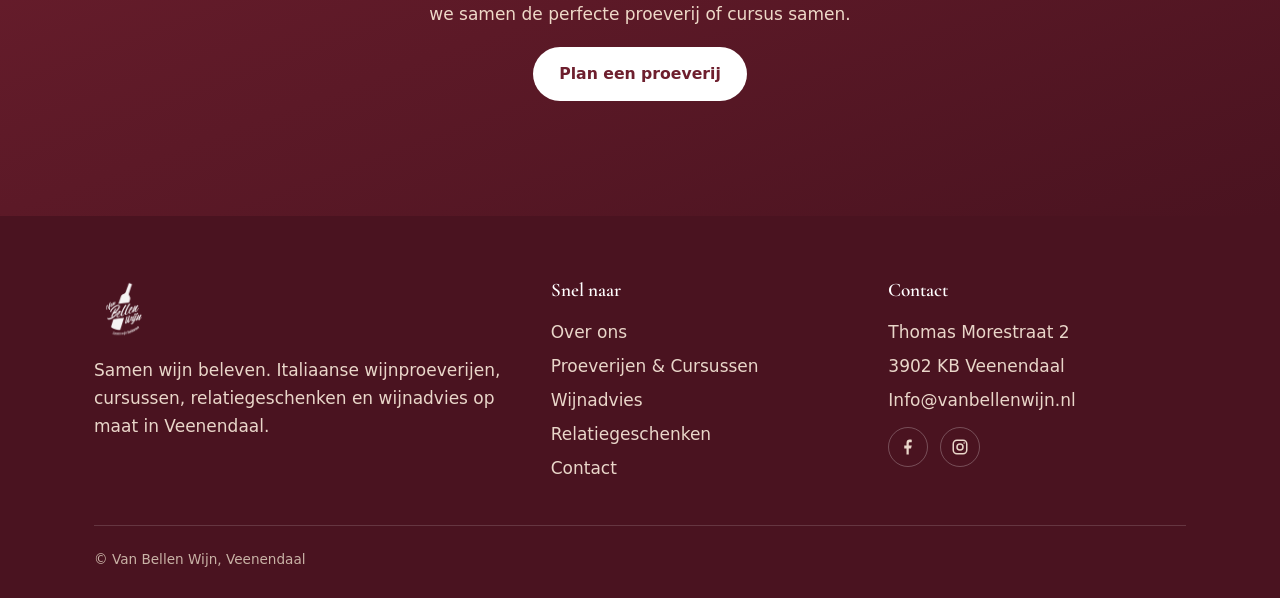
<file: proeverijen-cursussen.html>
<!doctype html>
<html lang="nl">
<head>
<meta charset="utf-8">
<meta name="viewport" content="width=device-width, initial-scale=1">
<title>Wijnproeverijen &amp; -cursussen | Van Bellen Wijn</title>
<meta name="description" content="Italiaanse wijnproeverijen en wijncursussen in de sfeervolle wijnkelder van Van Bellen Wijn in Veenendaal. Voor groepen, vrienden en bedrijven, met heerlijke wijn-/spijscombinaties.">
<link rel="icon" href="assets/img/logo.png">
<link rel="preconnect" href="https://fonts.googleapis.com">
<link rel="preconnect" href="https://fonts.gstatic.com" crossorigin>
<link href="https://fonts.googleapis.com/css2?family=Cormorant+Garamond:wght@500;600;700&family=Inter:wght@400;500;600;700&display=swap" rel="stylesheet">
<link rel="stylesheet" href="assets/css/styles.css?v=5">
</head>
<body>

<header class="site-header">
  <nav class="nav">
    <a class="brand" href="index.html"><img src="assets/img/logo.png" alt="Van Bellen Wijn"></a>
    <button class="nav-toggle" aria-label="Menu" aria-expanded="false">
      <svg viewBox="0 0 24 24" fill="none" stroke="currentColor" stroke-width="2"><path d="M3 6h18M3 12h18M3 18h18"/></svg>
    </button>
    <ul class="nav-links">
      <li><a href="index.html">Home</a></li>
      <li><a href="over-ons.html">Over ons</a></li>
      <li><a href="proeverijen-cursussen.html" class="active">Proeverijen &amp; Cursussen</a></li>
      <li><a href="wijnadvies.html">Wijnadvies</a></li>
      <li><a href="relatiegeschenken.html">Relatiegeschenken</a></li>
      <li><a href="contact.html">Contact</a></li>
      <li class="nav-cta"><a class="btn btn--primary" href="contact.html">Plan een proeverij</a></li>
    </ul>
  </nav>
</header>

<section class="page-hero" style="background-image:url('assets/img/photo-2025-1.jpg')">
  <div class="container">
    <div class="crumbs"><a href="index.html">Home</a> / Proeverijen &amp; Cursussen</div>
    <h1>Wijnproeverijen &amp; -cursussen</h1>
    <p>Ontdek samen de smaken van Italië in de sfeervolle wijnkelder, voor vrienden, families en bedrijven.</p>
  </div>
</section>

<section class="section">
  <div class="container">
    <div class="split">
      <div>
        <span class="kicker">Wijnproeverijen</span>
        <h2>Italië proeven in Veenendaal</h2>
        <p>Tijdens een proeverij neemt Sander je mee langs de wijnen uit de verschillende Italiaanse regio's. Je ontdekt nieuwe smaken, leert proeven en geniet in een warme, ongedwongen sfeer.</p>
        <p>De familie Van Bellen verwent haar gasten graag met lekkere wijn-/spijscombinaties, zodat elke proeverij een complete beleving wordt.</p>
        <a class="btn btn--ghost" href="contact.html">Plan een proeverij</a>
      </div>
      <div class="split-media wide"><img src="assets/img/photo-2025-2.jpg" alt="Gedekte proeftafel in de wijnkelder"></div>
    </div>
  </div>
</section>

<section class="section section--tint">
  <div class="container">
    <div class="split split--rev">
      <div>
        <span class="kicker">Wijncursussen</span>
        <h2>Meer leren over wijn</h2>
        <p>Wil je dieper in de wereld van wijn duiken? Tijdens een wijncursus deelt Sander zijn kennis, opgedaan door jarenlange ervaring, vele reizen door Italië en diverse cursussen die hij nog steeds volgt.</p>
        <p>Van het herkennen van druivenrassen tot het combineren van wijn en spijs: je gaat naar huis met meer kennis én meer plezier in wijn.</p>
        <a class="btn btn--ghost" href="contact.html">Vraag naar de mogelijkheden</a>
      </div>
      <div class="split-media wide"><img src="assets/img/sander-2.jpg" alt="De proefruimte in de wijnkelder"></div>
    </div>
  </div>
</section>

<section class="section">
  <div class="container">
    <div class="center" style="margin-bottom:44px">
      <span class="kicker">Voor elke gelegenheid</span>
      <h2>Een proeverij op maat</h2>
    </div>
    <div class="grid grid-3">
      <div class="card"><svg class="ic" viewBox="0 0 24 24" fill="none" stroke="currentColor" stroke-width="1.6" stroke-linecap="round" stroke-linejoin="round" aria-hidden="true" focusable="false"><circle cx="9" cy="8" r="3"/><path d="M3.5 20a5.5 5.5 0 0 1 11 0"/><path d="M16 5.2a3 3 0 0 1 0 5.6"/><path d="M17.5 14.2A5.5 5.5 0 0 1 20.5 20"/></svg><h3>Met vrienden</h3><p>Een gezellige avond proeven en bijpraten in de wijnkelder.</p></div>
      <div class="card"><svg class="ic" viewBox="0 0 24 24" fill="none" stroke="currentColor" stroke-width="1.6" stroke-linecap="round" stroke-linejoin="round" aria-hidden="true" focusable="false"><path d="M3 21l5.5-11 5.5 5.5L3 21Z"/><path d="M13 8.5l2.5-2.5M16 12l3.5-1M12.5 5l1-3.5M17.5 8l2.5-2"/></svg><h3>Feest of jubileum</h3><p>Maak een verjaardag, bruiloft of jubileum bijzonder met een proeverij.</p></div>
      <div class="card"><svg class="ic" viewBox="0 0 24 24" fill="none" stroke="currentColor" stroke-width="1.6" stroke-linecap="round" stroke-linejoin="round" aria-hidden="true" focusable="false"><rect x="3" y="7" width="18" height="13" rx="2"/><path d="M8 7V5.5A2 2 0 0 1 10 3.5h4a2 2 0 0 1 2 2V7"/><path d="M3 12.5h18"/></svg><h3>Met je bedrijf</h3><p>Een origineel teamuitje of relatie-event rond Italiaanse wijn.</p></div>
    </div>
  </div>
</section>

<section class="section section--tint">
  <div class="container">
    <div class="center" style="margin-bottom:44px">
      <span class="kicker">Agenda</span>
      <h2>Geplande avonden &amp; beschikbaarheid</h2>
    </div>
    <div id="agenda" class="agenda">
      <p class="agenda-status">Beschikbaarheid laden...</p>
    </div>
  </div>
</section>

<section class="section section--wine">
  <div class="container center measure">
    <span class="kicker">Reserveren</span>
    <h2>Klaar om samen te proeven?</h2>
    <p style="margin-inline:auto">Laat weten met hoeveel personen je komt en wat je zoekt, dan stellen we samen de perfecte proeverij of cursus samen.</p>
    <a class="btn btn--light" href="contact.html">Plan een proeverij</a>
  </div>
</section>

<footer class="site-footer">
  <div class="container">
    <div class="footer-grid">
      <div class="footer-brand">
        <img src="assets/img/logo.png" alt="Van Bellen Wijn">
        <p>Samen wijn beleven. Italiaanse wijnproeverijen, cursussen, relatiegeschenken en wijnadvies op maat in Veenendaal.</p>
      </div>
      <div>
        <h4>Snel naar</h4>
        <ul>
          <li><a href="over-ons.html">Over ons</a></li>
          <li><a href="proeverijen-cursussen.html">Proeverijen &amp; Cursussen</a></li>
          <li><a href="wijnadvies.html">Wijnadvies</a></li>
          <li><a href="relatiegeschenken.html">Relatiegeschenken</a></li>
          <li><a href="contact.html">Contact</a></li>
        </ul>
      </div>
      <div>
        <h4>Contact</h4>
        <ul>
          <li>Thomas Morestraat 2<br>3902 KB Veenendaal</li>
          <li><a href="mailto:Info@vanbellenwijn.nl">Info@vanbellenwijn.nl</a></li>
        </ul>
        <div class="socials">
          <a href="https://www.facebook.com/people/Van-Bellen-Wijn/100076528353999/" target="_blank" rel="noopener" aria-label="Facebook"><svg viewBox="0 0 24 24" fill="currentColor"><path d="M13 22v-8h3l1-4h-4V7.5c0-1 .3-1.7 1.8-1.7H17V2.2C16.4 2.1 15.3 2 14.2 2 11.7 2 10 3.5 10 6.7V10H7v4h3v8z"/></svg></a>
          <a href="https://www.instagram.com/van.bellen.wijn/" target="_blank" rel="noopener" aria-label="Instagram"><svg viewBox="0 0 24 24" fill="none" stroke="currentColor" stroke-width="2"><rect x="3" y="3" width="18" height="18" rx="5"/><circle cx="12" cy="12" r="4"/><circle cx="17.5" cy="6.5" r="1" fill="currentColor" stroke="none"/></svg></a>
        </div>
      </div>
    </div>
    <div class="footer-bottom">
      <span>© Van Bellen Wijn, Veenendaal</span>
    </div>
  </div>
</footer>

<script src="assets/js/main.js"></script>
</body>
</html>
</file>
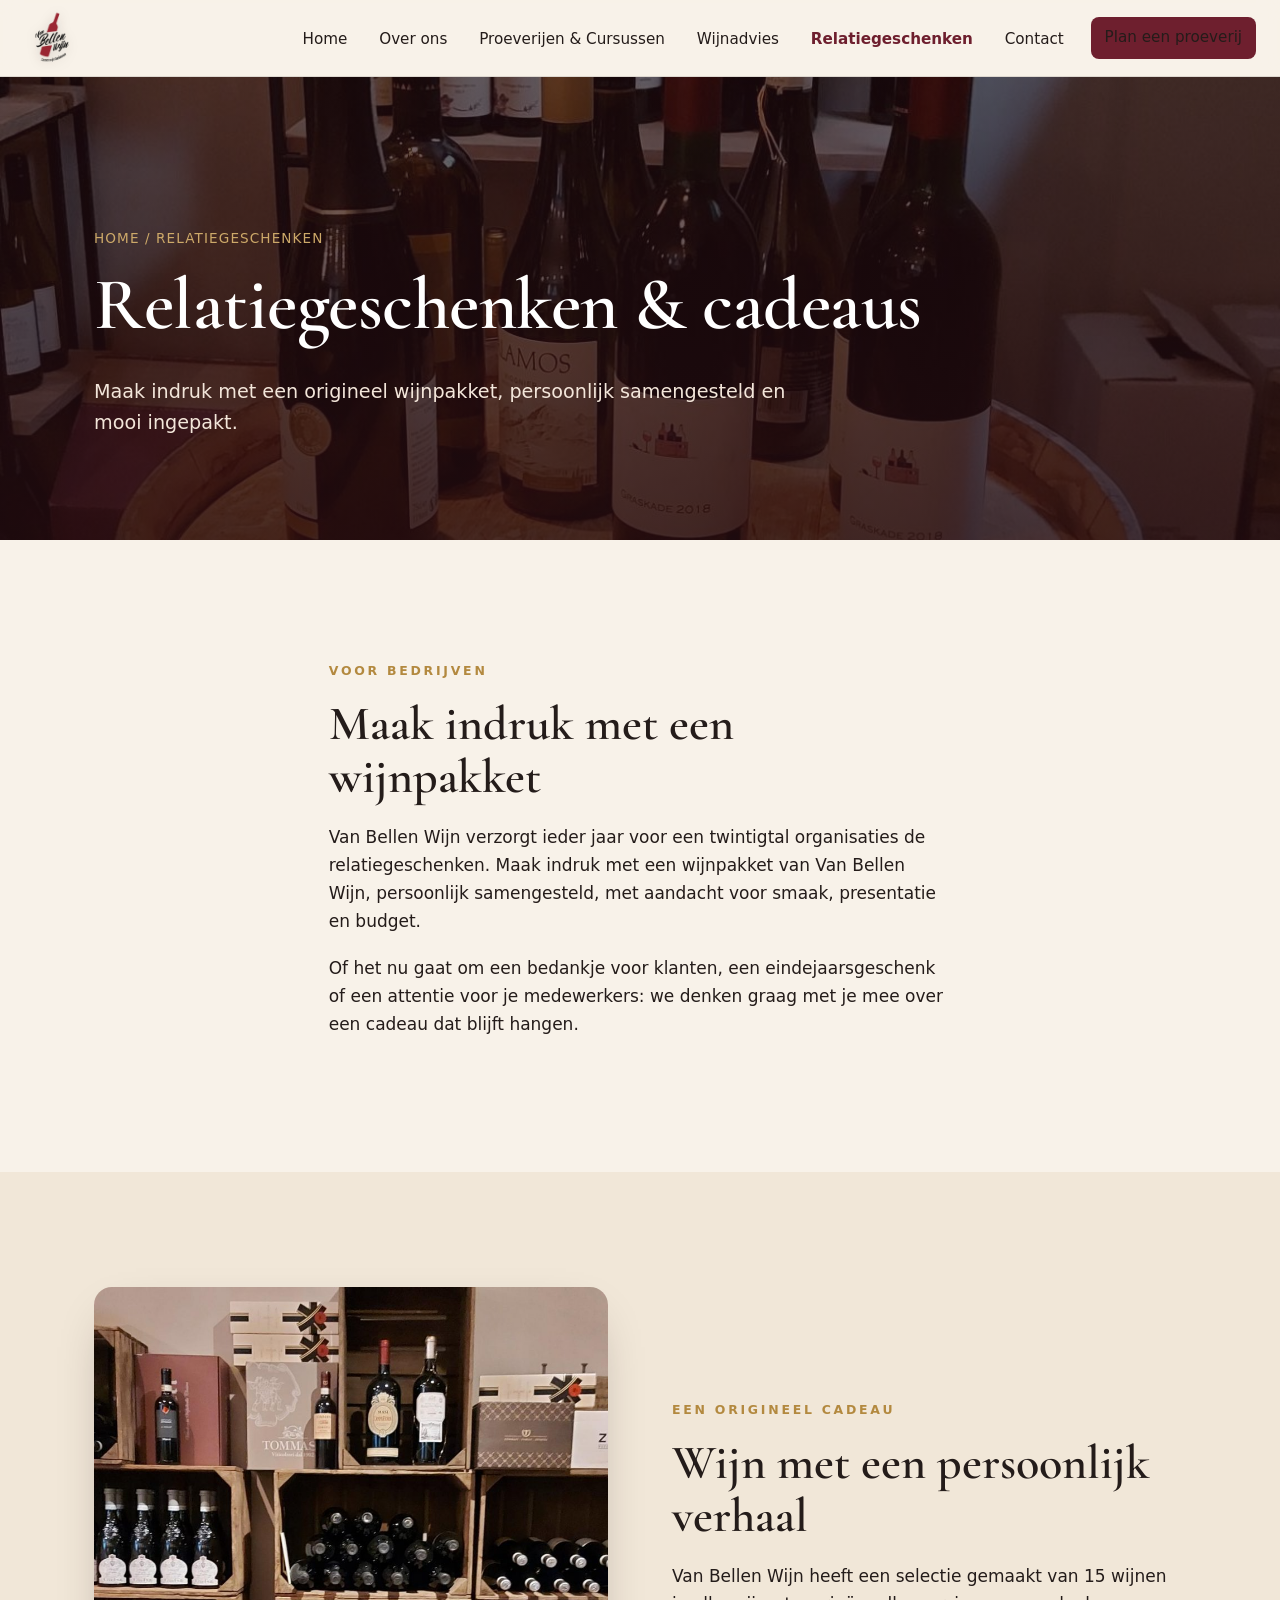
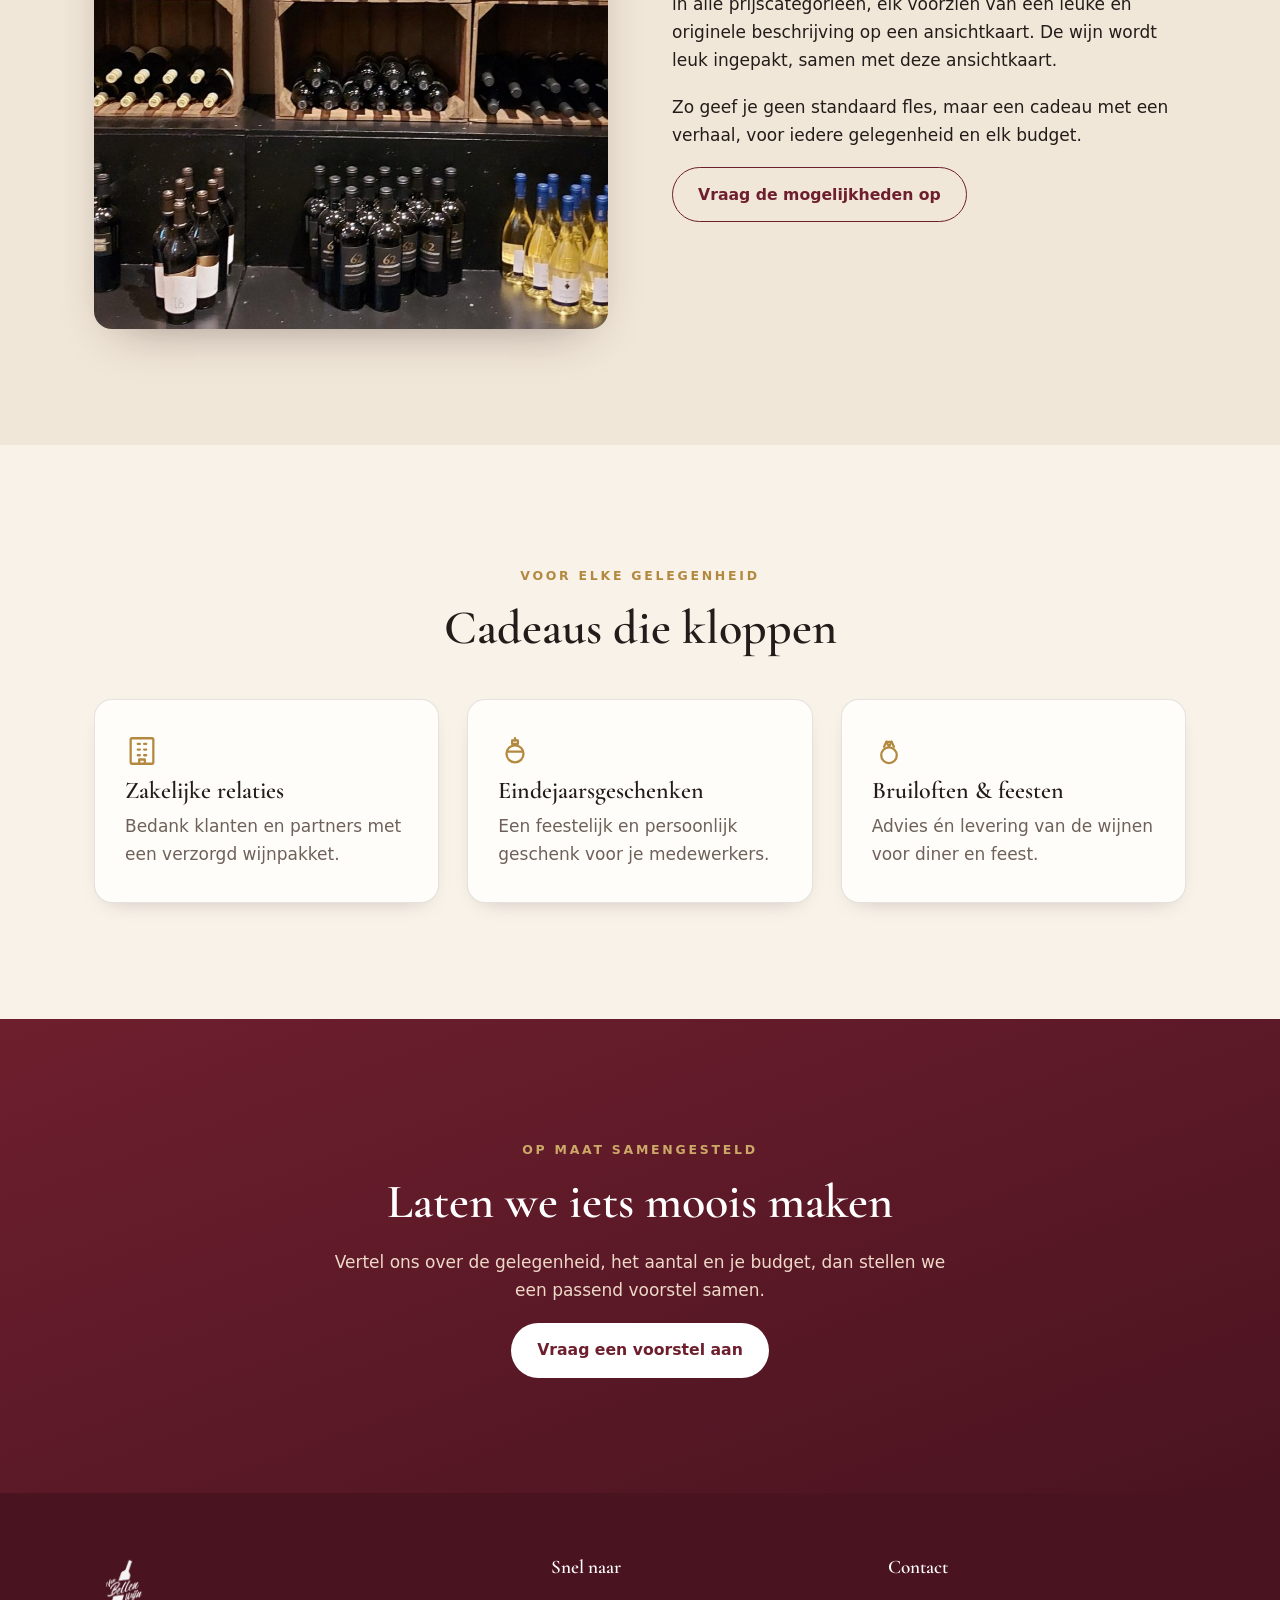
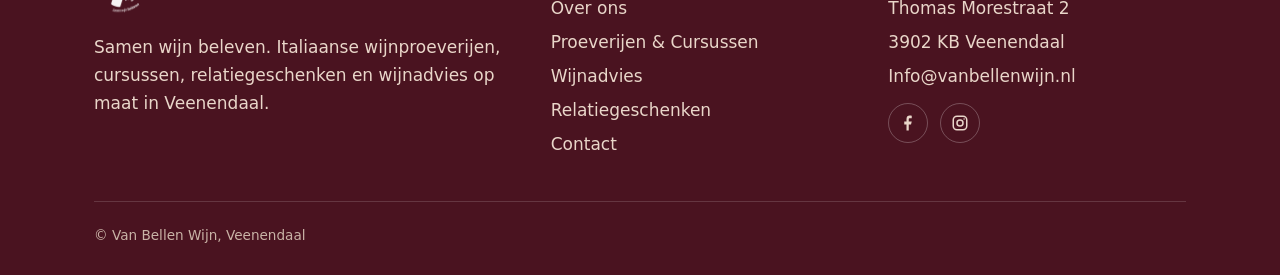
<file: relatiegeschenken.html>
<!doctype html>
<html lang="nl">
<head>
<meta charset="utf-8">
<meta name="viewport" content="width=device-width, initial-scale=1">
<title>Relatiegeschenken &amp; cadeaus | Van Bellen Wijn</title>
<meta name="description" content="Maak indruk met een wijnpakket van Van Bellen Wijn. Jaarlijks verzorgen we de relatiegeschenken voor zo'n twintig organisaties: originele cadeauwijnen, mooi ingepakt met een persoonlijke ansichtkaart.">
<link rel="icon" href="assets/img/logo.png">
<link rel="preconnect" href="https://fonts.googleapis.com">
<link rel="preconnect" href="https://fonts.gstatic.com" crossorigin>
<link href="https://fonts.googleapis.com/css2?family=Cormorant+Garamond:wght@500;600;700&family=Inter:wght@400;500;600;700&display=swap" rel="stylesheet">
<link rel="stylesheet" href="assets/css/styles.css?v=4">
</head>
<body>

<header class="site-header">
  <nav class="nav">
    <a class="brand" href="index.html"><img src="assets/img/logo.png" alt="Van Bellen Wijn"></a>
    <button class="nav-toggle" aria-label="Menu" aria-expanded="false">
      <svg viewBox="0 0 24 24" fill="none" stroke="currentColor" stroke-width="2"><path d="M3 6h18M3 12h18M3 18h18"/></svg>
    </button>
    <ul class="nav-links">
      <li><a href="index.html">Home</a></li>
      <li><a href="over-ons.html">Over ons</a></li>
      <li><a href="proeverijen-cursussen.html">Proeverijen &amp; Cursussen</a></li>
      <li><a href="wijnadvies.html">Wijnadvies</a></li>
      <li><a href="relatiegeschenken.html" class="active">Relatiegeschenken</a></li>
      <li><a href="contact.html">Contact</a></li>
      <li class="nav-cta"><a class="btn btn--primary" href="contact.html">Plan een proeverij</a></li>
    </ul>
  </nav>
</header>

<section class="page-hero" style="background-image:url('assets/img/cellar-wide.jpg')">
  <div class="container">
    <div class="crumbs"><a href="index.html">Home</a> / Relatiegeschenken</div>
    <h1>Relatiegeschenken &amp; cadeaus</h1>
    <p>Maak indruk met een origineel wijnpakket, persoonlijk samengesteld en mooi ingepakt.</p>
  </div>
</section>

<section class="section">
  <div class="container measure">
    <span class="kicker">Voor bedrijven</span>
    <h2>Maak indruk met een wijnpakket</h2>
    <p>Van Bellen Wijn verzorgt ieder jaar voor een twintigtal organisaties de relatiegeschenken. Maak indruk met een wijnpakket van Van Bellen Wijn, persoonlijk samengesteld, met aandacht voor smaak, presentatie en budget.</p>
    <p>Of het nu gaat om een bedankje voor klanten, een eindejaarsgeschenk of een attentie voor je medewerkers: we denken graag met je mee over een cadeau dat blijft hangen.</p>
  </div>
</section>

<section class="section section--tint">
  <div class="container">
    <div class="split">
      <div class="split-media"><img src="assets/img/cellar-1.jpg" alt="Originele cadeauwijnen van Van Bellen Wijn"></div>
      <div>
        <span class="kicker">Een origineel cadeau</span>
        <h2>Wijn met een persoonlijk verhaal</h2>
        <p>Van Bellen Wijn heeft een selectie gemaakt van 15 wijnen in alle prijscategorieën, elk voorzien van een leuke en originele beschrijving op een ansichtkaart. De wijn wordt leuk ingepakt, samen met deze ansichtkaart.</p>
        <p>Zo geef je geen standaard fles, maar een cadeau met een verhaal, voor iedere gelegenheid en elk budget.</p>
        <a class="btn btn--ghost" href="contact.html">Vraag de mogelijkheden op</a>
      </div>
    </div>
  </div>
</section>

<section class="section">
  <div class="container">
    <div class="center" style="margin-bottom:44px">
      <span class="kicker">Voor elke gelegenheid</span>
      <h2>Cadeaus die kloppen</h2>
    </div>
    <div class="grid grid-3">
      <div class="card"><svg class="ic" viewBox="0 0 24 24" fill="none" stroke="currentColor" stroke-width="1.6" stroke-linecap="round" stroke-linejoin="round" aria-hidden="true" focusable="false"><rect x="4" y="3" width="16" height="18" rx="1"/><path d="M9 7h1.5M13.5 7H15M9 11h1.5M13.5 11H15M9 15h1.5M13.5 15H15"/><path d="M10 21v-3h4v3"/></svg><h3>Zakelijke relaties</h3><p>Bedank klanten en partners met een verzorgd wijnpakket.</p></div>
      <div class="card"><svg class="ic" viewBox="0 0 24 24" fill="none" stroke="currentColor" stroke-width="1.6" stroke-linecap="round" stroke-linejoin="round" aria-hidden="true" focusable="false"><circle cx="12" cy="14" r="6"/><path d="M10 4.5h4V7h-4z"/><path d="M12 4.5V3"/><path d="M7 12.5h10"/></svg><h3>Eindejaarsgeschenken</h3><p>Een feestelijk en persoonlijk geschenk voor je medewerkers.</p></div>
      <div class="card"><svg class="ic" viewBox="0 0 24 24" fill="none" stroke="currentColor" stroke-width="1.6" stroke-linecap="round" stroke-linejoin="round" aria-hidden="true" focusable="false"><circle cx="12" cy="15" r="5.5"/><path d="M8.5 9l1.7-3.5h3.6L15.5 9"/><path d="M10.2 5.5L12 9l1.8-3.5"/></svg><h3>Bruiloften &amp; feesten</h3><p>Advies én levering van de wijnen voor diner en feest.</p></div>
    </div>
  </div>
</section>

<section class="section section--wine">
  <div class="container center measure">
    <span class="kicker">Op maat samengesteld</span>
    <h2>Laten we iets moois maken</h2>
    <p style="margin-inline:auto">Vertel ons over de gelegenheid, het aantal en je budget, dan stellen we een passend voorstel samen.</p>
    <a class="btn btn--light" href="contact.html">Vraag een voorstel aan</a>
  </div>
</section>

<footer class="site-footer">
  <div class="container">
    <div class="footer-grid">
      <div class="footer-brand">
        <img src="assets/img/logo.png" alt="Van Bellen Wijn">
        <p>Samen wijn beleven. Italiaanse wijnproeverijen, cursussen, relatiegeschenken en wijnadvies op maat in Veenendaal.</p>
      </div>
      <div>
        <h4>Snel naar</h4>
        <ul>
          <li><a href="over-ons.html">Over ons</a></li>
          <li><a href="proeverijen-cursussen.html">Proeverijen &amp; Cursussen</a></li>
          <li><a href="wijnadvies.html">Wijnadvies</a></li>
          <li><a href="relatiegeschenken.html">Relatiegeschenken</a></li>
          <li><a href="contact.html">Contact</a></li>
        </ul>
      </div>
      <div>
        <h4>Contact</h4>
        <ul>
          <li>Thomas Morestraat 2<br>3902 KB Veenendaal</li>
          <li><a href="mailto:Info@vanbellenwijn.nl">Info@vanbellenwijn.nl</a></li>
        </ul>
        <div class="socials">
          <a href="https://www.facebook.com/people/Van-Bellen-Wijn/100076528353999/" target="_blank" rel="noopener" aria-label="Facebook"><svg viewBox="0 0 24 24" fill="currentColor"><path d="M13 22v-8h3l1-4h-4V7.5c0-1 .3-1.7 1.8-1.7H17V2.2C16.4 2.1 15.3 2 14.2 2 11.7 2 10 3.5 10 6.7V10H7v4h3v8z"/></svg></a>
          <a href="https://www.instagram.com/van.bellen.wijn/" target="_blank" rel="noopener" aria-label="Instagram"><svg viewBox="0 0 24 24" fill="none" stroke="currentColor" stroke-width="2"><rect x="3" y="3" width="18" height="18" rx="5"/><circle cx="12" cy="12" r="4"/><circle cx="17.5" cy="6.5" r="1" fill="currentColor" stroke="none"/></svg></a>
        </div>
      </div>
    </div>
    <div class="footer-bottom">
      <span>© Van Bellen Wijn, Veenendaal</span>
    </div>
  </div>
</footer>

<script src="assets/js/main.js"></script>
</body>
</html>
</file>
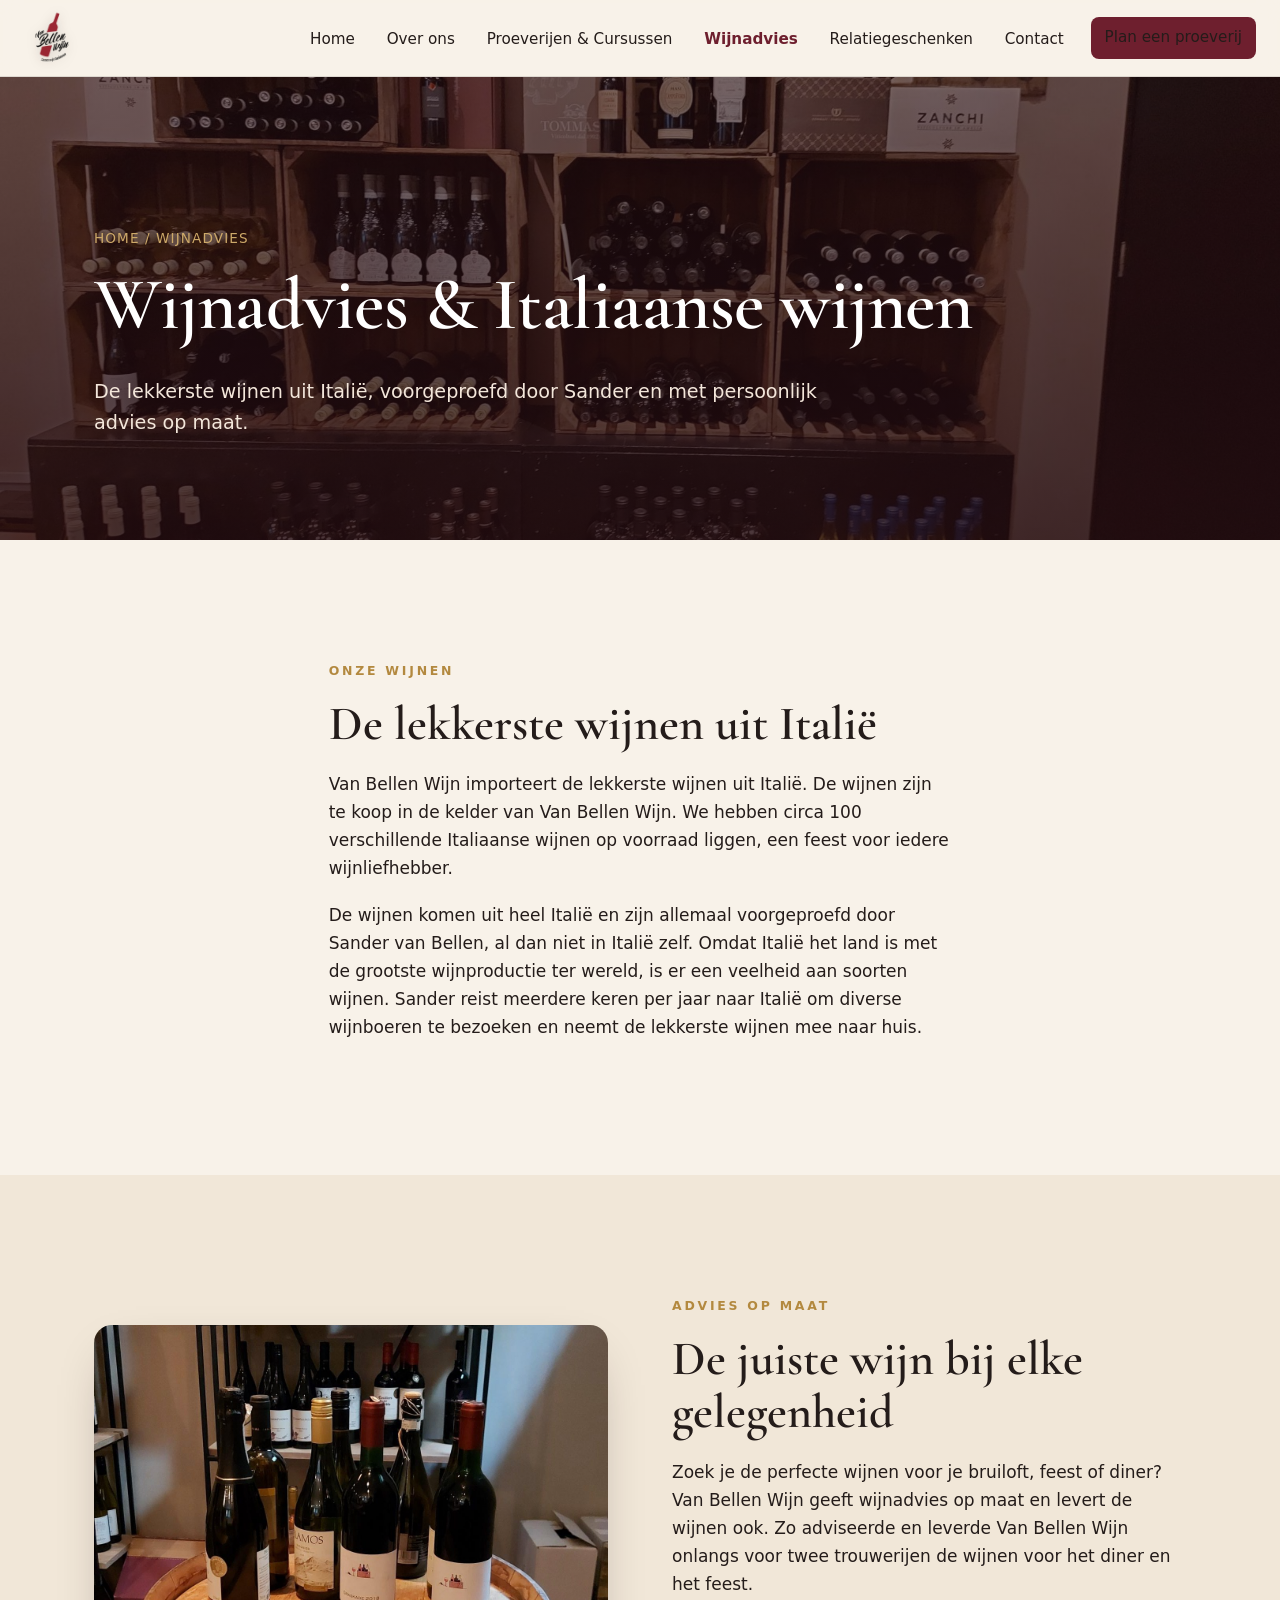
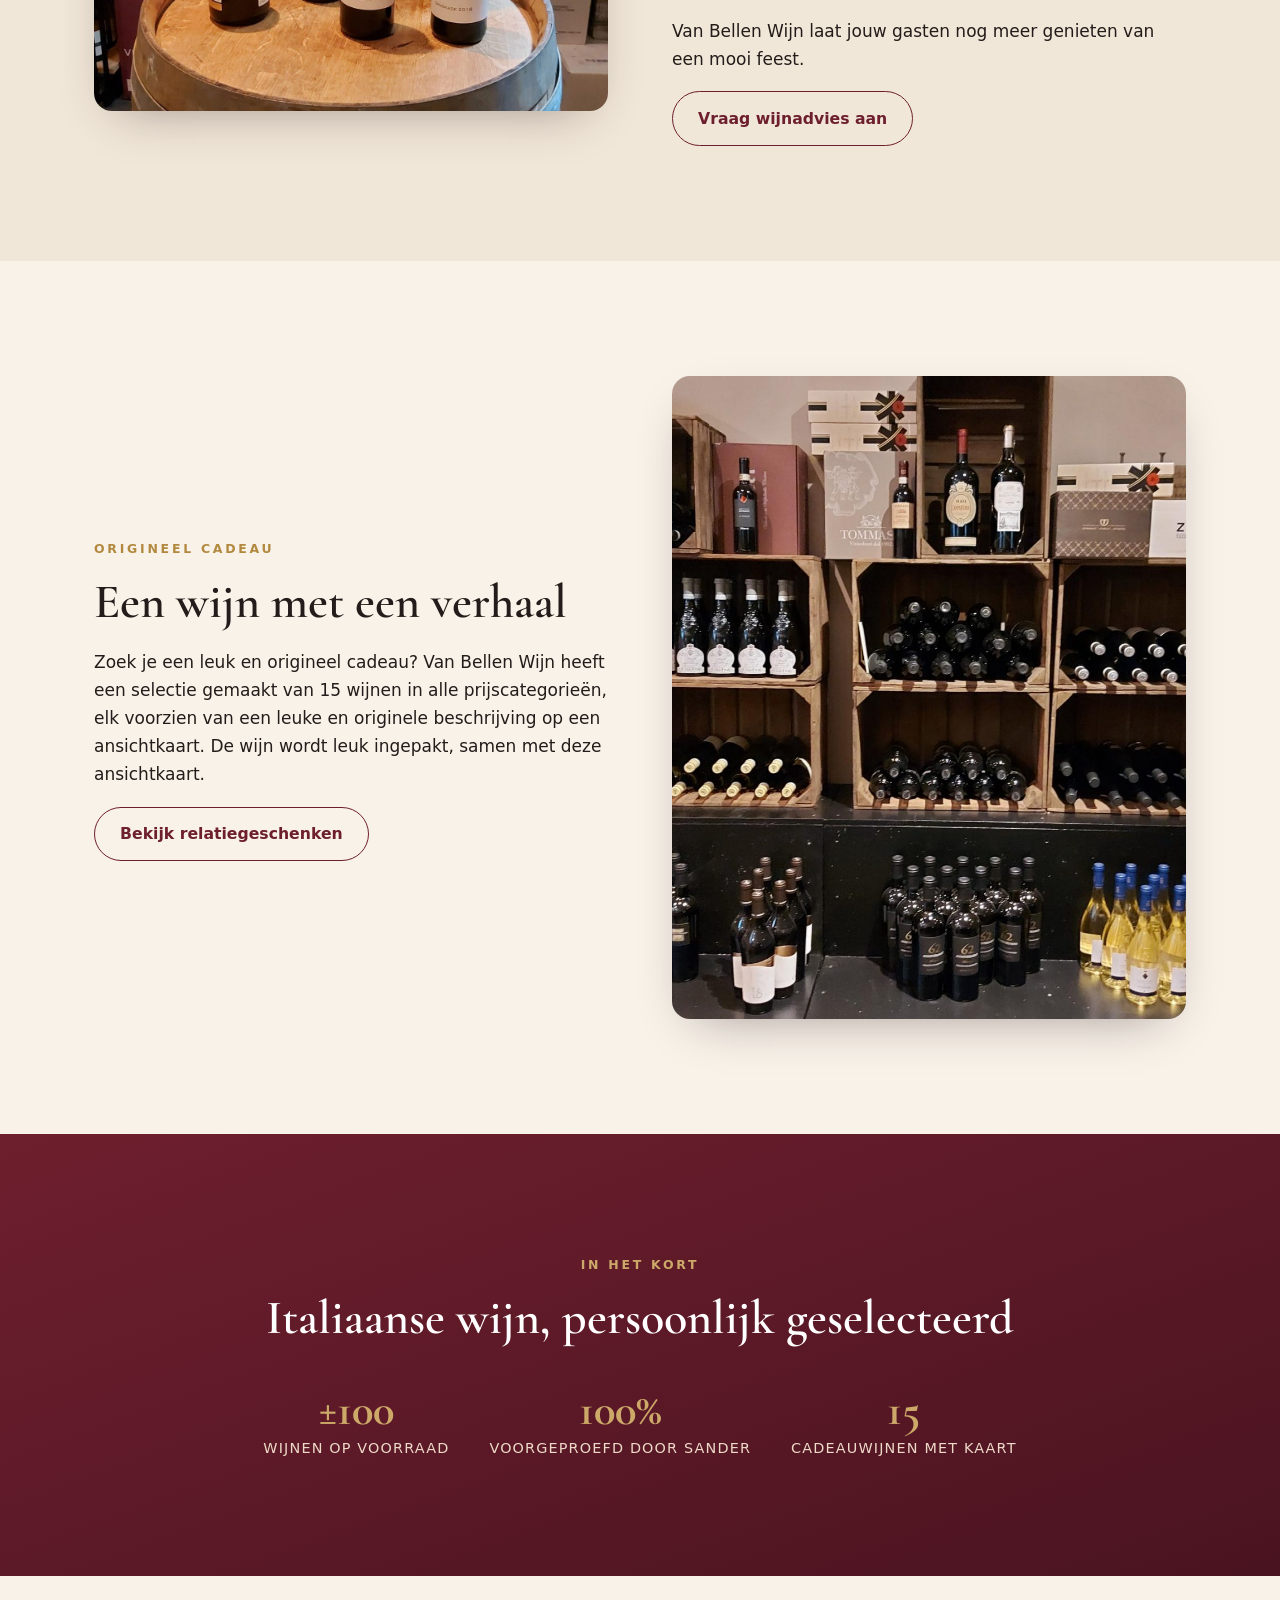
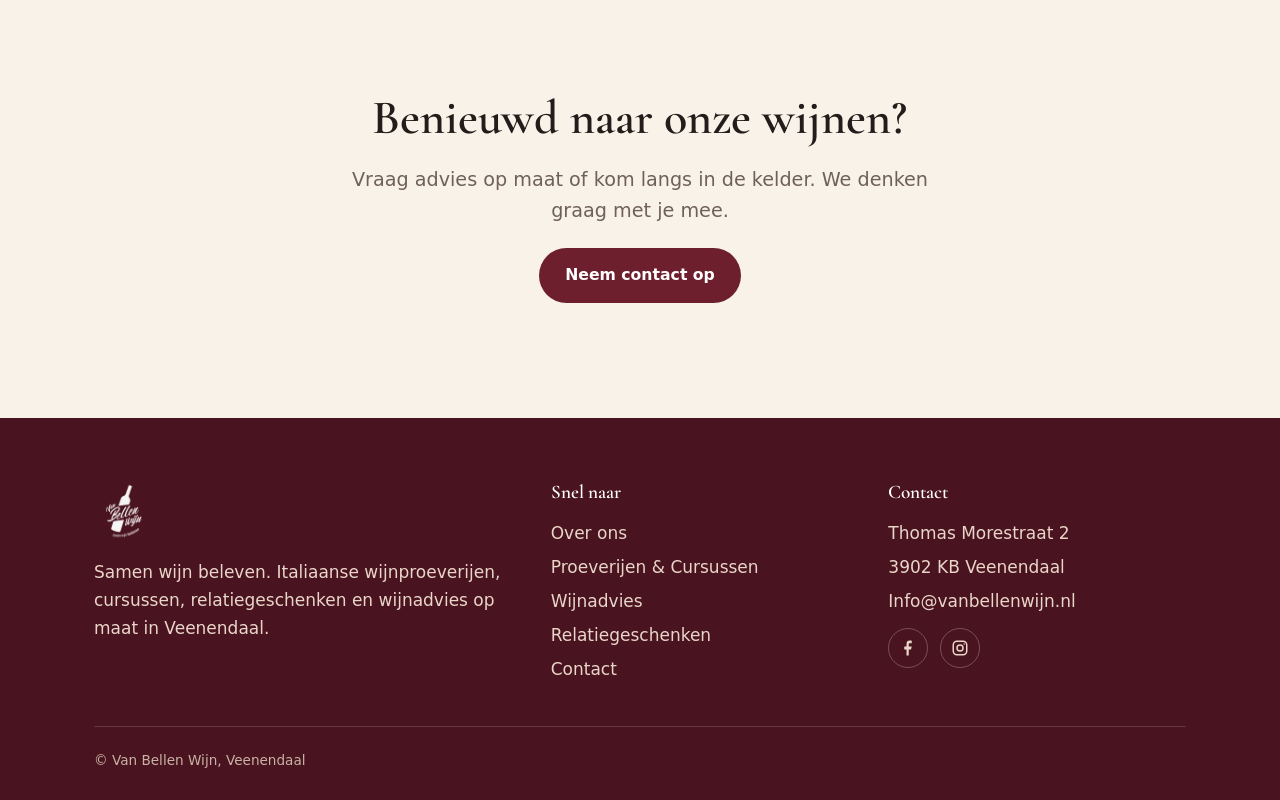
<file: wijnadvies.html>
<!doctype html>
<html lang="nl">
<head>
<meta charset="utf-8">
<meta name="viewport" content="width=device-width, initial-scale=1">
<title>Wijnadvies &amp; Italiaanse wijnen | Van Bellen Wijn</title>
<meta name="description" content="Wijnadvies op maat voor je feest, bruiloft of diner. Van Bellen Wijn importeert circa 100 Italiaanse wijnen, allemaal voorgeproefd door Sander van Bellen, te koop uit de wijnkelder in Veenendaal.">
<link rel="icon" href="assets/img/logo.png">
<link rel="preconnect" href="https://fonts.googleapis.com">
<link rel="preconnect" href="https://fonts.gstatic.com" crossorigin>
<link href="https://fonts.googleapis.com/css2?family=Cormorant+Garamond:wght@500;600;700&family=Inter:wght@400;500;600;700&display=swap" rel="stylesheet">
<link rel="stylesheet" href="assets/css/styles.css?v=4">
</head>
<body>

<header class="site-header">
  <nav class="nav">
    <a class="brand" href="index.html"><img src="assets/img/logo.png" alt="Van Bellen Wijn"></a>
    <button class="nav-toggle" aria-label="Menu" aria-expanded="false">
      <svg viewBox="0 0 24 24" fill="none" stroke="currentColor" stroke-width="2"><path d="M3 6h18M3 12h18M3 18h18"/></svg>
    </button>
    <ul class="nav-links">
      <li><a href="index.html">Home</a></li>
      <li><a href="over-ons.html">Over ons</a></li>
      <li><a href="proeverijen-cursussen.html">Proeverijen &amp; Cursussen</a></li>
      <li><a href="wijnadvies.html" class="active">Wijnadvies</a></li>
      <li><a href="relatiegeschenken.html">Relatiegeschenken</a></li>
      <li><a href="contact.html">Contact</a></li>
      <li class="nav-cta"><a class="btn btn--primary" href="contact.html">Plan een proeverij</a></li>
    </ul>
  </nav>
</header>

<section class="page-hero" style="background-image:url('assets/img/cellar-1.jpg')">
  <div class="container">
    <div class="crumbs"><a href="index.html">Home</a> / Wijnadvies</div>
    <h1>Wijnadvies &amp; Italiaanse wijnen</h1>
    <p>De lekkerste wijnen uit Italië, voorgeproefd door Sander en met persoonlijk advies op maat.</p>
  </div>
</section>

<section class="section">
  <div class="container measure">
    <span class="kicker">Onze wijnen</span>
    <h2>De lekkerste wijnen uit Italië</h2>
    <p>Van Bellen Wijn importeert de lekkerste wijnen uit Italië. De wijnen zijn te koop in de kelder van Van Bellen Wijn. We hebben circa 100 verschillende Italiaanse wijnen op voorraad liggen, een feest voor iedere wijnliefhebber.</p>
    <p>De wijnen komen uit heel Italië en zijn allemaal voorgeproefd door Sander van Bellen, al dan niet in Italië zelf. Omdat Italië het land is met de grootste wijnproductie ter wereld, is er een veelheid aan soorten wijnen. Sander reist meerdere keren per jaar naar Italië om diverse wijnboeren te bezoeken en neemt de lekkerste wijnen mee naar huis.</p>
  </div>
</section>

<section class="section section--tint">
  <div class="container">
    <div class="split">
      <div class="split-media wide"><img src="assets/img/cellar-wide.jpg" alt="Italiaanse wijnen in de kelder van Van Bellen Wijn"></div>
      <div>
        <span class="kicker">Advies op maat</span>
        <h2>De juiste wijn bij elke gelegenheid</h2>
        <p>Zoek je de perfecte wijnen voor je bruiloft, feest of diner? Van Bellen Wijn geeft wijnadvies op maat en levert de wijnen ook. Zo adviseerde en leverde Van Bellen Wijn onlangs voor twee trouwerijen de wijnen voor het diner en het feest.</p>
        <p>Van Bellen Wijn laat jouw gasten nog meer genieten van een mooi feest.</p>
        <a class="btn btn--ghost" href="contact.html">Vraag wijnadvies aan</a>
      </div>
    </div>
  </div>
</section>

<section class="section">
  <div class="container">
    <div class="split split--rev">
      <div class="split-media"><img src="assets/img/cellar-1.jpg" alt="Cadeauwijnen met originele beschrijving"></div>
      <div>
        <span class="kicker">Origineel cadeau</span>
        <h2>Een wijn met een verhaal</h2>
        <p>Zoek je een leuk en origineel cadeau? Van Bellen Wijn heeft een selectie gemaakt van 15 wijnen in alle prijscategorieën, elk voorzien van een leuke en originele beschrijving op een ansichtkaart. De wijn wordt leuk ingepakt, samen met deze ansichtkaart.</p>
        <a class="btn btn--ghost" href="relatiegeschenken.html">Bekijk relatiegeschenken</a>
      </div>
    </div>
  </div>
</section>

<section class="section section--wine">
  <div class="container center">
    <span class="kicker">In het kort</span>
    <h2>Italiaanse wijn, persoonlijk geselecteerd</h2>
    <div class="facts" style="margin-top:44px">
      <div class="fact"><b>±100</b><span>Wijnen op voorraad</span></div>
      <div class="fact"><b>100%</b><span>Voorgeproefd door Sander</span></div>
      <div class="fact"><b>15</b><span>Cadeauwijnen met kaart</span></div>
    </div>
  </div>
</section>

<section class="section">
  <div class="container center measure">
    <h2>Benieuwd naar onze wijnen?</h2>
    <p class="lead">Vraag advies op maat of kom langs in de kelder. We denken graag met je mee.</p>
    <a class="btn btn--primary" href="contact.html">Neem contact op</a>
  </div>
</section>

<footer class="site-footer">
  <div class="container">
    <div class="footer-grid">
      <div class="footer-brand">
        <img src="assets/img/logo.png" alt="Van Bellen Wijn">
        <p>Samen wijn beleven. Italiaanse wijnproeverijen, cursussen, relatiegeschenken en wijnadvies op maat in Veenendaal.</p>
      </div>
      <div>
        <h4>Snel naar</h4>
        <ul>
          <li><a href="over-ons.html">Over ons</a></li>
          <li><a href="proeverijen-cursussen.html">Proeverijen &amp; Cursussen</a></li>
          <li><a href="wijnadvies.html">Wijnadvies</a></li>
          <li><a href="relatiegeschenken.html">Relatiegeschenken</a></li>
          <li><a href="contact.html">Contact</a></li>
        </ul>
      </div>
      <div>
        <h4>Contact</h4>
        <ul>
          <li>Thomas Morestraat 2<br>3902 KB Veenendaal</li>
          <li><a href="mailto:Info@vanbellenwijn.nl">Info@vanbellenwijn.nl</a></li>
        </ul>
        <div class="socials">
          <a href="https://www.facebook.com/people/Van-Bellen-Wijn/100076528353999/" target="_blank" rel="noopener" aria-label="Facebook"><svg viewBox="0 0 24 24" fill="currentColor"><path d="M13 22v-8h3l1-4h-4V7.5c0-1 .3-1.7 1.8-1.7H17V2.2C16.4 2.1 15.3 2 14.2 2 11.7 2 10 3.5 10 6.7V10H7v4h3v8z"/></svg></a>
          <a href="https://www.instagram.com/van.bellen.wijn/" target="_blank" rel="noopener" aria-label="Instagram"><svg viewBox="0 0 24 24" fill="none" stroke="currentColor" stroke-width="2"><rect x="3" y="3" width="18" height="18" rx="5"/><circle cx="12" cy="12" r="4"/><circle cx="17.5" cy="6.5" r="1" fill="currentColor" stroke="none"/></svg></a>
        </div>
      </div>
    </div>
    <div class="footer-bottom">
      <span>© Van Bellen Wijn, Veenendaal</span>
    </div>
  </div>
</footer>

<script src="assets/js/main.js"></script>
</body>
</html>
</file>
<file: assets/css/styles.css>
/* Van Bellen Wijn.
   Modernized identity: warm Bordeaux + cream, serif display, personal feel. */

:root{
  --wine:#6e1f2e;
  --wine-dark:#4a1320;
  --wine-soft:#8a3140;
  --cream:#f8f2e9;
  --cream-2:#f1e7d8;
  --paper:#fffdf9;
  --ink:#241c1a;
  --muted:#6f615a;
  --gold:#b3893f;
  --gold-soft:#cda969;
  --line:rgba(36,28,26,.12);
  --shadow:0 18px 50px -24px rgba(36,15,18,.45);
  --shadow-sm:0 8px 24px -16px rgba(36,15,18,.4);
  --container:1140px;
  --serif:"Cormorant Garamond",Georgia,"Times New Roman",serif;
  --sans:system-ui,-apple-system,"Segoe UI",Roboto,Helvetica,Arial,sans-serif;
}

*{box-sizing:border-box}
html{scroll-behavior:smooth}
body{
  margin:0;font-family:var(--sans);color:var(--ink);
  background:var(--cream);line-height:1.65;font-size:17px;
  -webkit-font-smoothing:antialiased;
}
img{max-width:100%;display:block}
a{color:var(--wine);text-decoration:none}
a:hover{color:var(--wine-dark)}

h1,h2,h3,h4{font-family:var(--serif);font-weight:600;line-height:1.1;color:var(--ink);margin:0 0 .4em}
h1{font-size:clamp(2.6rem,6vw,4.6rem);letter-spacing:-.5px}
h2{font-size:clamp(2rem,4vw,3rem)}
h3{font-size:1.5rem}
p{margin:0 0 1.1em}
.lead{font-size:1.2rem;color:var(--muted)}

.container{max-width:var(--container);margin:0 auto;padding:0 24px}
.section{padding:clamp(64px,9vw,120px) 0}
.section--tint{background:var(--cream-2)}
.section--wine{background:linear-gradient(160deg,var(--wine),var(--wine-dark));color:#f6e9dd}
.section--wine h2,.section--wine h3{color:#fff}
.section--wine p{color:#eed9c8}

.kicker{
  display:inline-block;font-family:var(--sans);font-size:.78rem;font-weight:700;
  letter-spacing:.22em;text-transform:uppercase;color:var(--gold);margin-bottom:1rem;
}
.section--wine .kicker{color:var(--gold-soft)}
.center{text-align:center}
.measure{max-width:62ch;margin-inline:auto}

/* ---------- buttons ---------- */
.btn{
  display:inline-flex;align-items:center;gap:.5em;
  font-weight:600;font-size:.98rem;padding:.85em 1.6em;border-radius:999px;
  border:1.5px solid transparent;cursor:pointer;transition:.2s ease;
}
.btn--primary{background:var(--wine);color:#fff}
.btn--primary:hover{background:var(--wine-dark);color:#fff;transform:translateY(-2px)}
.btn--ghost{border-color:currentColor;color:var(--wine)}
.btn--ghost:hover{background:var(--wine);color:#fff;border-color:var(--wine)}
.btn--light{background:#fff;color:var(--wine)}
.btn--light:hover{background:var(--cream);transform:translateY(-2px)}
.btn--outline-light{border-color:rgba(255,255,255,.6);color:#fff}
.btn--outline-light:hover{background:#fff;color:var(--wine)}

/* ---------- header ---------- */
.site-header{
  position:sticky;top:0;z-index:50;background:rgba(248,242,233,.96);
  backdrop-filter:blur(10px);border-bottom:1px solid var(--line);
}
.nav{display:flex;align-items:center;justify-content:space-between;gap:24px;padding:10px 24px;max-width:1280px;margin:0 auto}
.brand{display:flex;align-items:center;gap:12px;font-family:var(--serif);font-size:1.35rem;font-weight:600;color:var(--ink)}
.brand img{height:56px;width:auto;filter:drop-shadow(0 2px 6px rgba(36,15,18,.18))}
.nav-links{display:flex;gap:6px;align-items:center;list-style:none;margin:0;padding:0}
.nav-links a{
  font-size:.95rem;font-weight:500;color:var(--ink);padding:.5em .85em;border-radius:8px;transition:.18s;
}
.nav-links a:hover{background:rgba(110,31,46,.08);color:var(--wine)}
.nav-links a.active{color:var(--wine);font-weight:600}
.nav-cta{margin-left:8px}
.nav-toggle{display:none;background:none;border:0;cursor:pointer;padding:8px;color:var(--ink)}
.nav-toggle svg{width:28px;height:28px}

/* ---------- hero ---------- */
.hero{position:relative;min-height:78vh;display:flex;align-items:center;color:#fff;overflow:hidden;
  background-size:cover;background-position:center;background-repeat:no-repeat;background-color:var(--wine-dark)}
.hero::before{
  content:"";position:absolute;inset:0;
  background:linear-gradient(180deg,rgba(35,12,16,.55),rgba(35,12,16,.78));
  z-index:0;
}
.hero .container{position:relative;z-index:1;padding-top:60px;padding-bottom:60px}
.hero h1{color:#fff;max-width:16ch;text-shadow:0 2px 30px rgba(0,0,0,.3)}
.hero p{color:#f3e6da;font-size:1.25rem;max-width:48ch}
.hero-actions{display:flex;gap:14px;flex-wrap:wrap;margin-top:28px}

/* page hero (compact) */
.page-hero{position:relative;color:#fff;padding:clamp(90px,14vw,150px) 0 clamp(50px,7vw,80px);
  background-size:cover;background-position:center;background-repeat:no-repeat;background-color:var(--wine-dark)}
.page-hero::before{content:"";position:absolute;inset:0;background:linear-gradient(180deg,rgba(35,12,16,.6),rgba(35,12,16,.82));z-index:0}
.page-hero .container{position:relative;z-index:1}
.page-hero h1{color:#fff}
.page-hero p{color:#f3e6da;max-width:60ch;font-size:1.2rem}
.crumbs{font-size:.85rem;letter-spacing:.08em;text-transform:uppercase;color:var(--gold-soft);margin-bottom:1rem}
.crumbs a{color:var(--gold-soft)}

/* ---------- grids & cards ---------- */
.grid{display:grid;gap:28px}
.grid-2{grid-template-columns:repeat(2,1fr)}
.grid-3{grid-template-columns:repeat(3,1fr)}
.card{
  background:var(--paper);border:1px solid var(--line);border-radius:18px;padding:34px 30px;
  box-shadow:var(--shadow-sm);transition:.25s ease;
}
.card:hover{transform:translateY(-4px);box-shadow:var(--shadow)}
.card .ic{display:block;width:34px;height:34px;color:var(--gold);margin-bottom:.55em}
.card h3{margin-bottom:.35em}
.card p{color:var(--muted);margin-bottom:0}

/* split (image + text) */
.split{display:grid;grid-template-columns:1fr 1fr;gap:clamp(32px,5vw,72px);align-items:center}
.split--rev .split-media{order:2}
.split-media img{border-radius:18px;box-shadow:var(--shadow);width:100%;aspect-ratio:4/5;object-fit:cover}
.split-media.wide img{aspect-ratio:4/3}

/* stats / facts */
.facts{display:flex;flex-wrap:wrap;gap:40px;justify-content:center}
.fact{text-align:center}
.fact b{display:block;font-family:var(--serif);font-size:2.8rem;color:var(--gold-soft);line-height:1}
.fact span{font-size:.9rem;letter-spacing:.08em;text-transform:uppercase;color:#eed9c8}

/* ---------- contact ---------- */
.contact-grid{display:grid;grid-template-columns:1.1fr .9fr;gap:48px;align-items:start}
.info-list{list-style:none;padding:0;margin:0}
.info-list li{display:flex;gap:14px;padding:14px 0;border-bottom:1px solid var(--line)}
.info-list .ic{color:var(--gold);width:22px;height:22px;flex:0 0 auto;margin-top:2px}
.info-list b{display:block;font-family:var(--serif);font-size:1.15rem}
form .field{margin-bottom:18px}
label{display:block;font-weight:600;font-size:.92rem;margin-bottom:6px}
input,textarea,select{
  width:100%;padding:.8em .9em;border:1px solid var(--line);border-radius:10px;
  font:inherit;background:var(--paper);color:var(--ink);
}
input:focus,textarea:focus,select:focus{outline:2px solid var(--gold-soft);border-color:transparent}
.map-embed{border:0;border-radius:18px;width:100%;height:280px;box-shadow:var(--shadow-sm);filter:saturate(.9)}
.note{font-size:.85rem;color:var(--muted)}

/* ---------- footer ---------- */
.site-footer{background:var(--wine-dark);color:#e9d6c9;padding:64px 0 28px}
.site-footer a{color:#e9d6c9}
.site-footer a:hover{color:#fff}
.footer-grid{display:grid;grid-template-columns:1.4fr 1fr 1fr;gap:40px;margin-bottom:40px}
.footer-grid h4{color:#fff;font-size:1.2rem;margin-bottom:.7em}
.footer-grid ul{list-style:none;padding:0;margin:0;line-height:2}
.footer-brand img{height:60px;margin-bottom:16px;filter:brightness(0) invert(1);opacity:.95}
.footer-bottom{border-top:1px solid rgba(255,255,255,.15);padding-top:22px;display:flex;justify-content:space-between;flex-wrap:wrap;gap:10px;font-size:.85rem;color:#c9b3a6}
.socials{display:flex;gap:12px;margin-top:10px}
.socials a{width:40px;height:40px;border:1px solid rgba(255,255,255,.25);border-radius:50%;display:grid;place-items:center;transition:.2s}
.socials a:hover{background:#fff;color:var(--wine-dark)}
.socials svg{width:18px;height:18px}

/* ---------- agenda ---------- */
.agenda{max-width:760px;margin-inline:auto}
.agenda-group{margin-bottom:40px}
.agenda-group:last-child{margin-bottom:0}
.agenda-group h3{text-align:center;margin-bottom:.6em}
.agenda-list{list-style:none;padding:0;margin:0}
.agenda-list li{
  display:flex;align-items:center;justify-content:space-between;gap:16px;
  background:var(--paper);border:1px solid var(--line);border-radius:14px;
  box-shadow:var(--shadow-sm);padding:15px 20px;margin-bottom:12px;
}
.agenda-list li:last-child{margin-bottom:0}
.agenda-date{font-weight:600;font-size:1.05rem}
.agenda-date .wd{color:var(--muted);font-weight:500;margin-right:.35em;text-transform:capitalize}
.agenda-note{display:block;font-size:.85rem;font-weight:400;color:var(--muted);margin-top:3px}
.badge{
  flex:0 0 auto;font-size:.8rem;font-weight:700;letter-spacing:.01em;
  padding:.42em .95em;border-radius:999px;white-space:nowrap;
}
.badge--open{background:rgba(179,137,63,.18);color:#7d5a1f}
.badge--vol{background:rgba(36,28,26,.07);color:var(--muted)}
.badge--info{background:rgba(110,31,46,.09);color:var(--wine)}
.agenda-actions{display:flex;align-items:center;gap:14px;flex:0 0 auto}
.agenda-btn{padding:.5em 1.15em;font-size:.85rem}
.agenda-status{text-align:center;color:var(--muted);margin:0}
.signup-note{
  background:rgba(110,31,46,.06);border:1px solid var(--line);border-left:3px solid var(--wine);
  border-radius:10px;padding:14px 16px;margin-bottom:22px;
}
.signup-note strong{font-weight:700;color:var(--wine)}
.signup-plek{display:inline-block;margin-top:4px;font-size:.9rem;color:var(--muted)}


/* ---------- responsive ---------- */
@media(max-width:880px){
  .grid-3{grid-template-columns:1fr 1fr}
  .split,.contact-grid,.footer-grid{grid-template-columns:1fr;gap:36px}
  .split--rev .split-media{order:0}
  .nav-links{
    position:fixed;inset:62px 0 auto 0;flex-direction:column;background:var(--cream);
    padding:18px 24px;gap:4px;border-bottom:1px solid var(--line);box-shadow:var(--shadow);
    transform:translateY(-130%);transition:.3s;align-items:stretch;
  }
  .nav-links.open{transform:translateY(0)}
  .nav-links a{padding:.7em .6em}
  .nav-toggle{display:block}
  .nav-cta{margin:8px 0 0}
}
@media(max-width:560px){
  body{font-size:16px}
  .grid-2,.grid-3{grid-template-columns:1fr}
  .facts{gap:28px}
  .agenda-list li{flex-direction:column;align-items:flex-start;gap:10px}
}
</file>
